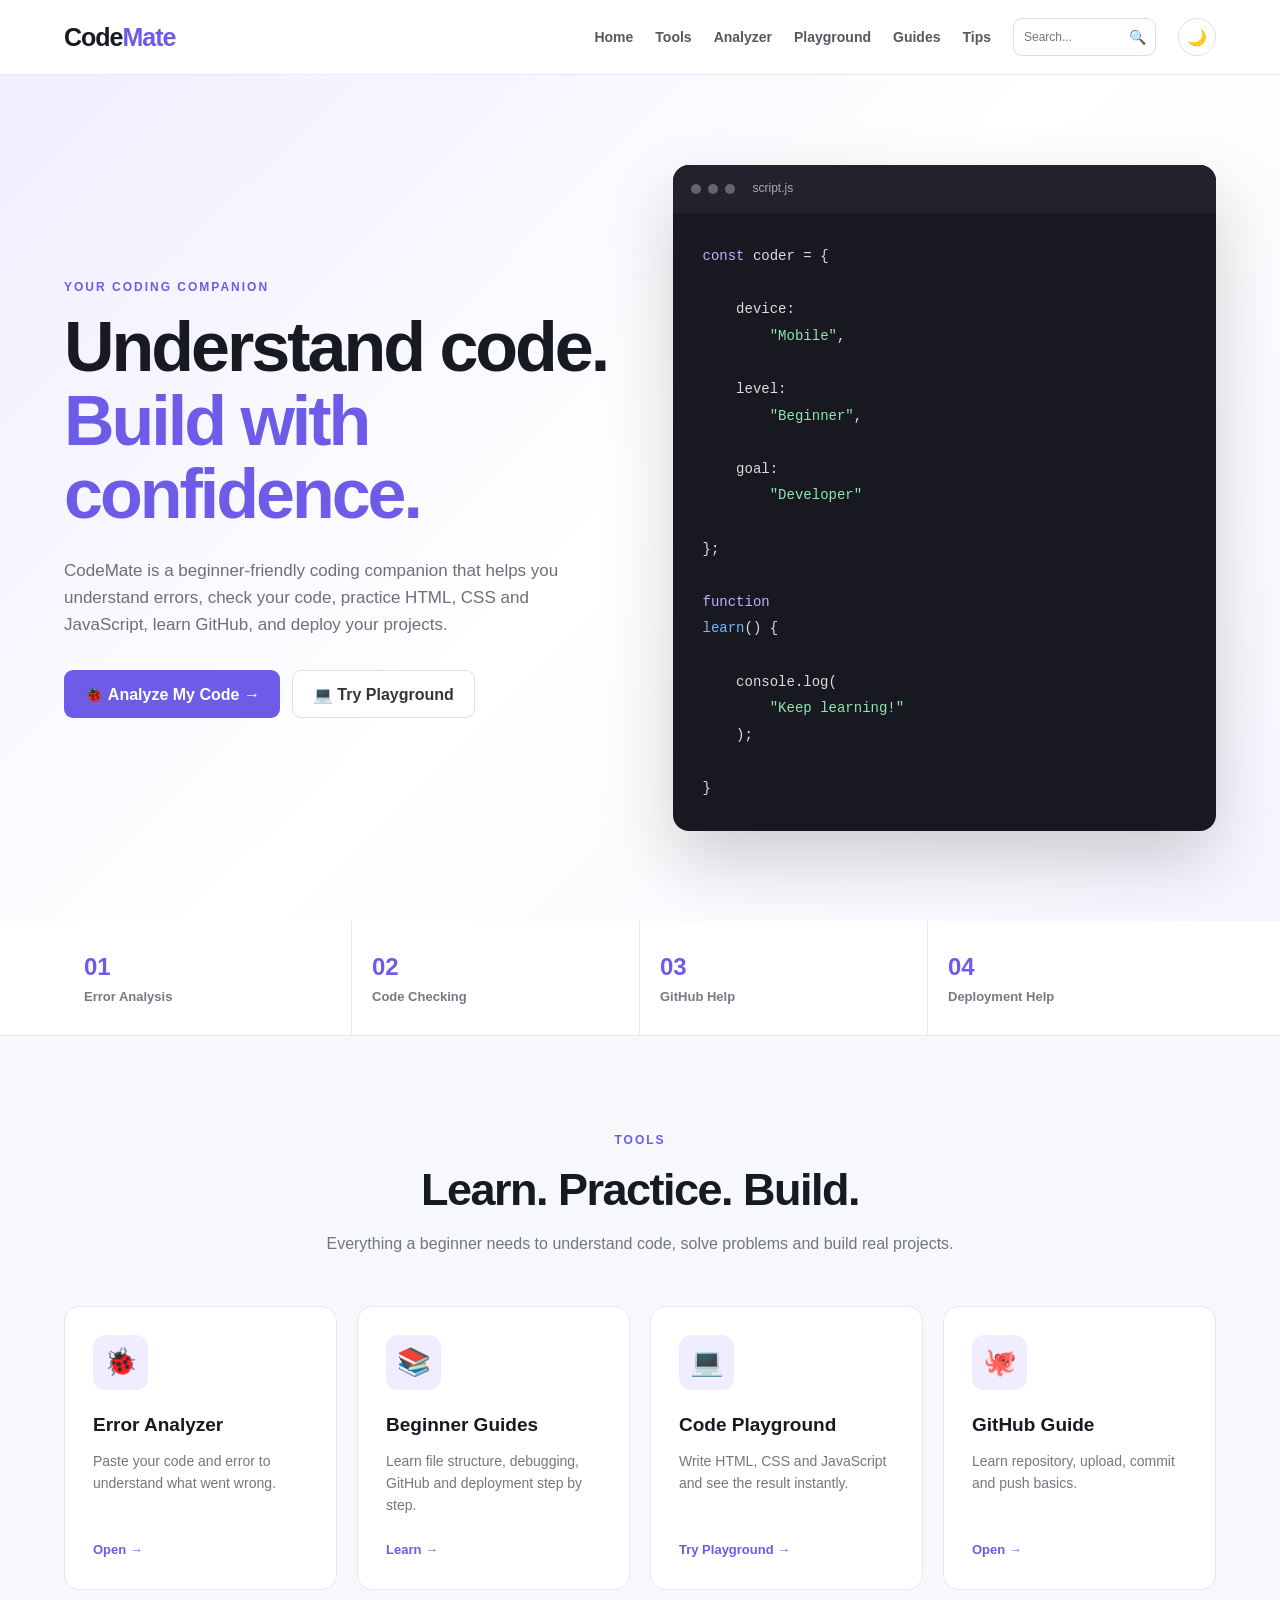
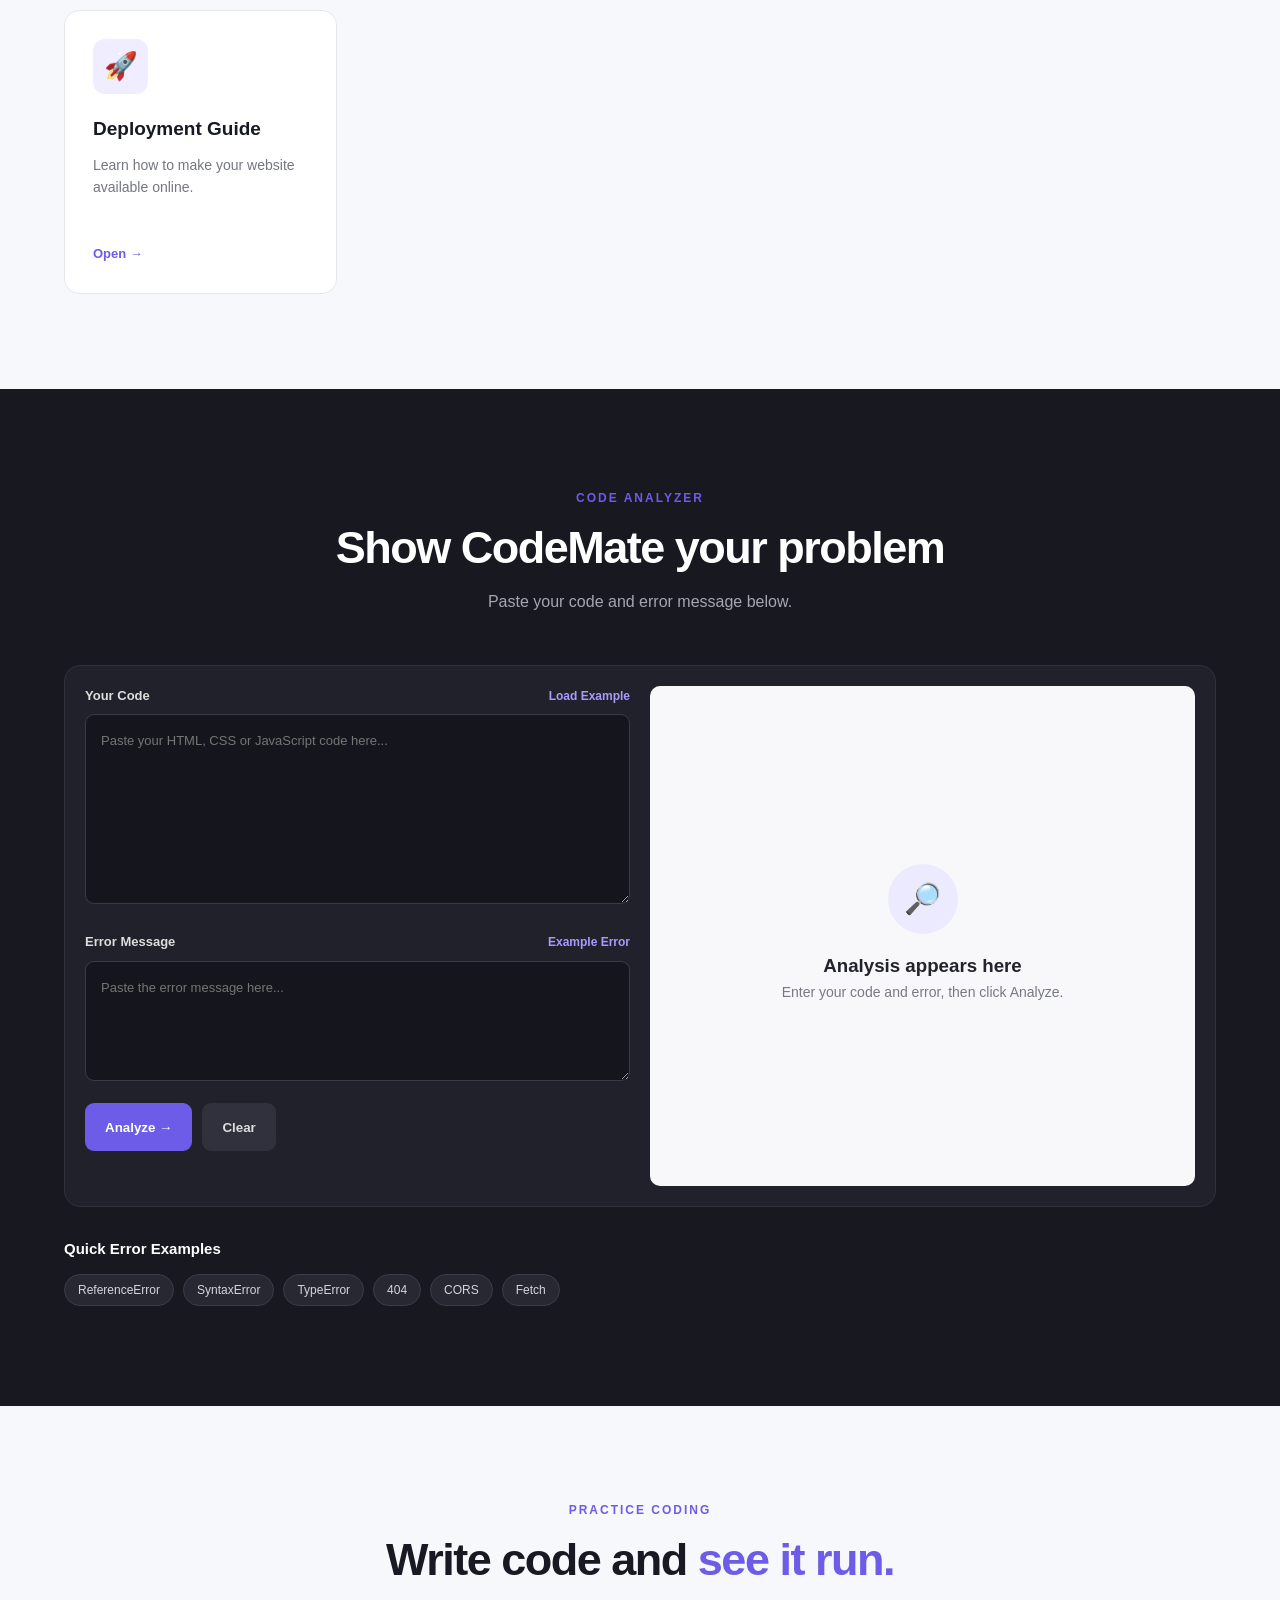
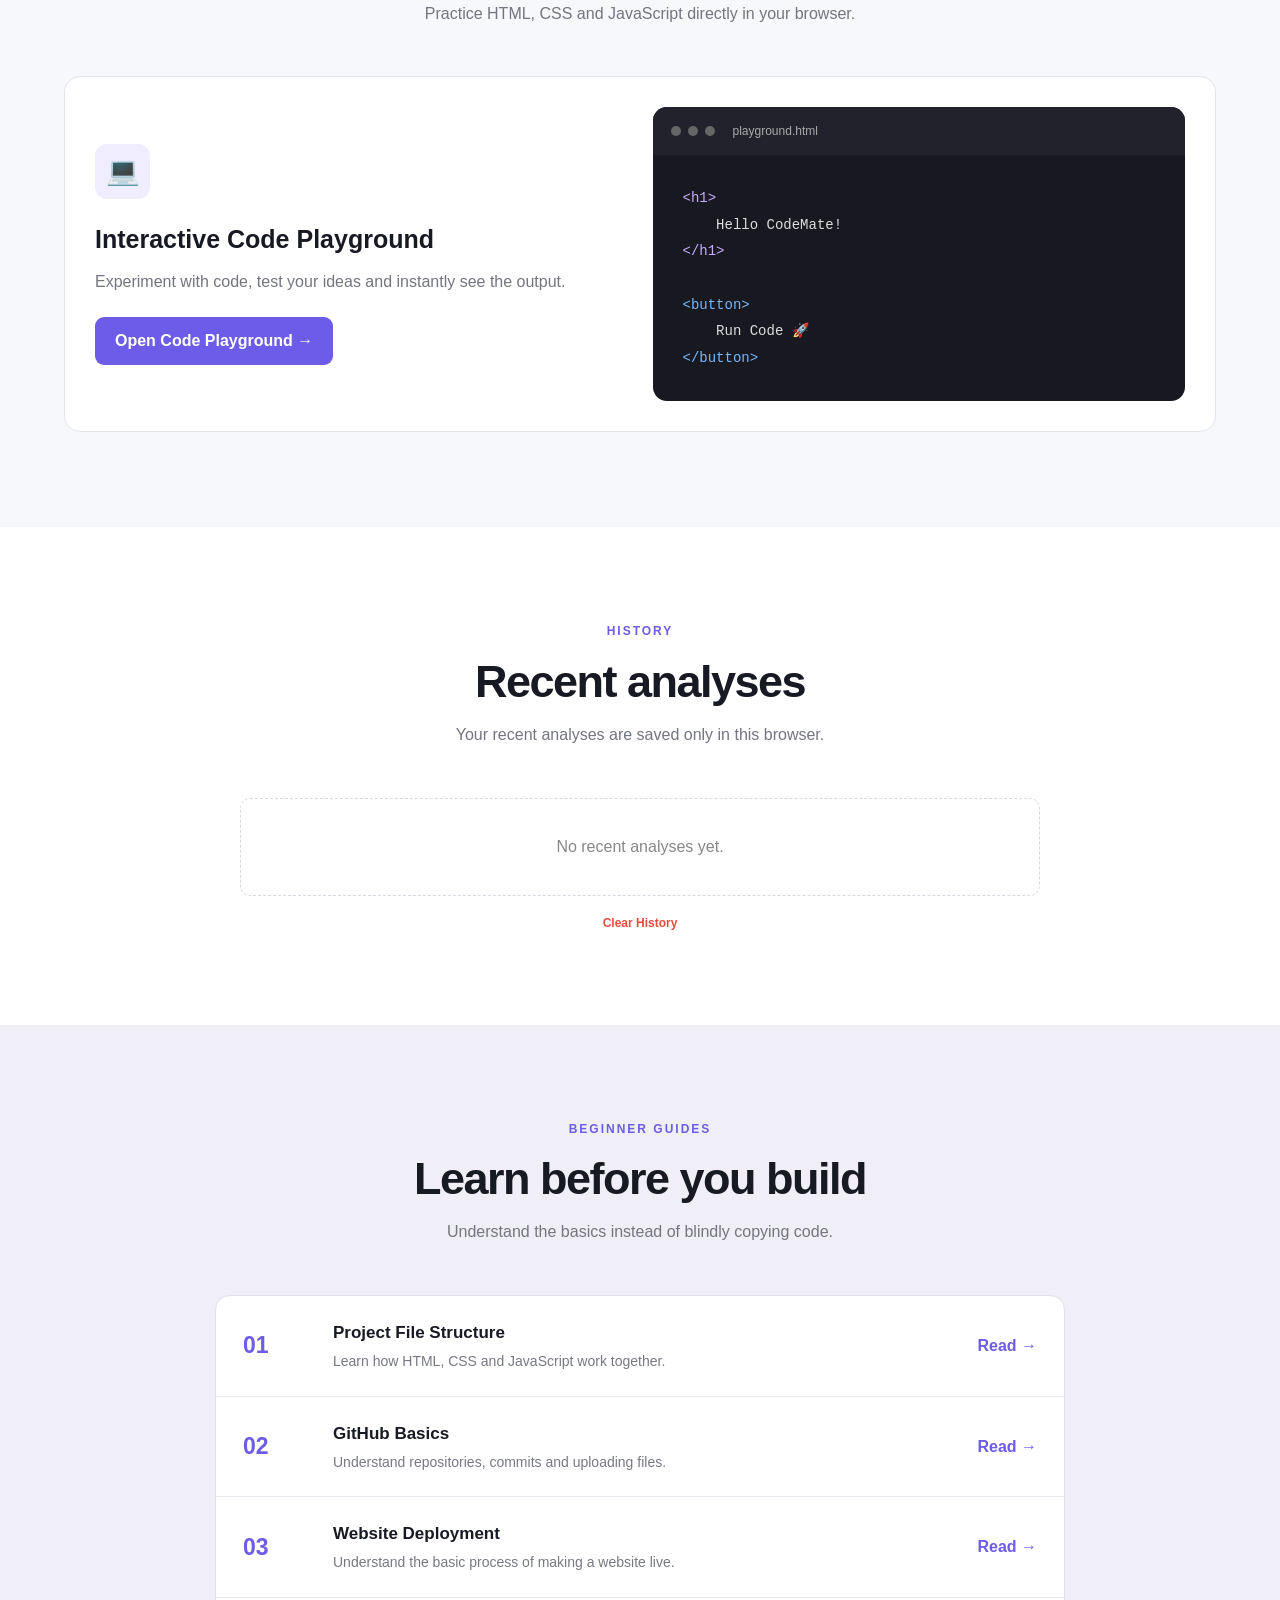
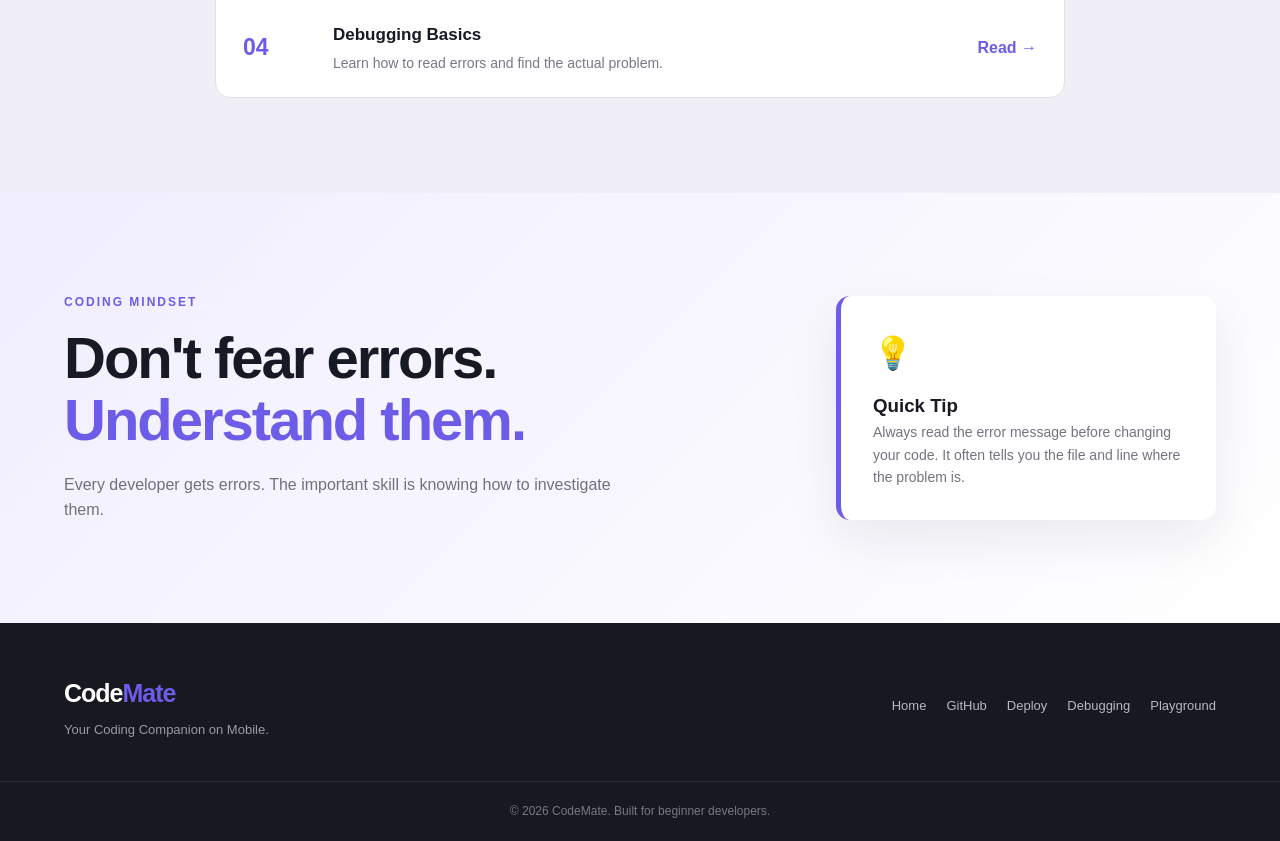
<file: index.html>
<!DOCTYPE html>
<html lang="en">

<head>

    <meta charset="UTF-8">

    <meta
        name="viewport"
        content="width=device-width, initial-scale=1.0"
    >

    <meta
        name="description"
        content="CodeMate - Your beginner-friendly coding companion."
    >

    <meta
        name="theme-color"
        content="#6c5ce7"
    >

    <title>CodeMate | Coding Companion</title>

    <link rel="stylesheet" href="style.css">

</head>


<body>


<!-- ================= HEADER ================= -->

<header class="header">

    <div class="container nav-container">

        <a
            href="index.html"
            class="logo"
        >
            Code<span>Mate</span>
        </a>


        <button
            class="menu-btn"
            id="menuBtn"
            type="button"
            aria-label="Open menu"
            aria-expanded="false"
        >
            ☰
        </button>


        <nav
            class="navbar"
            id="navbar"
        >

            <a href="#home">Home</a>

            <a href="#tools">Tools</a>

            <a href="#analyzer">Analyzer</a>

            <a href="#playground">Playground</a>

            <a href="#guides">Guides</a>

            <a href="#tips">Tips</a>


            <div class="search-box">

                <input
                    type="search"
                    id="searchInput"
                    placeholder="Search..."
                    autocomplete="off"
                    aria-label="Search CodeMate"
                >

                <button
                    id="searchBtn"
                    type="button"
                    aria-label="Search"
                >
                    🔍
                </button>

            </div>


            <button
                class="theme-btn"
                id="themeBtn"
                type="button"
                aria-label="Switch to dark mode"
            >
                🌙
            </button>

        </nav>

    </div>

</header>



<!-- ================= MAIN ================= -->

<main>


<!-- ================= HERO ================= -->

<section
    class="hero"
    id="home"
>

    <div class="container hero-container">


        <div class="hero-content">

            <p class="eyebrow">
                YOUR CODING COMPANION
            </p>


            <h1>
    Understand code.
    <span>Build with confidence.</span>
</h1>


<p class="hero-description">

    CodeMate is a beginner-friendly coding companion
    that helps you understand errors, check your code,
    practice HTML, CSS and JavaScript, learn GitHub,
    and deploy your projects.

</p>

            <div class="hero-buttons">

    <a
        href="#analyzer"
        class="primary-btn"
    >
        🐞 Analyze My Code →
    </a>


    <a
        href="playground.html"
        class="secondary-btn"
    >
        💻 Try Playground
    </a>

</div>
        </div>



        <!-- CODE WINDOW -->

        <div class="hero-code">

            <div class="window-top">

                <div class="window-dots">

                    <span></span>
                    <span></span>
                    <span></span>

                </div>

                <span>
                    script.js
                </span>

            </div>


<pre><code><span class="purple">const</span> coder = {

    device:
        <span class="green">"Mobile"</span>,

    level:
        <span class="green">"Beginner"</span>,

    goal:
        <span class="green">"Developer"</span>

};

<span class="purple">function</span>
<span class="blue">learn</span>() {

    console.log(
        <span class="green">"Keep learning!"</span>
    );

}</code></pre>

        </div>

    </div>

</section>



<!-- ================= STATS ================= -->

<section class="stats">

    <div class="container stats-container">

        <div class="stat">

            <strong>01</strong>

            <span>
                Error Analysis
            </span>

        </div>


        <div class="stat">

            <strong>02</strong>

            <span>
                Code Checking
            </span>

        </div>


        <div class="stat">

            <strong>03</strong>

            <span>
                GitHub Help
            </span>

        </div>


        <div class="stat">

            <strong>04</strong>

            <span>
                Deployment Help
            </span>

        </div>

    </div>

</section>



<!-- ================= TOOLS ================= -->

<section
    class="section"
    id="tools"
>

    <div class="container">


        <div class="section-heading">

            <p class="eyebrow">
                TOOLS
            </p>

            <h2>
    Learn. Practice. Build.
</h2>

<p>
    Everything a beginner needs to understand
    code, solve problems and build real projects.
</p>

        </div>



        <div class="tool-grid">


            <!-- ERROR -->

            <article class="tool-card">

                <div class="tool-icon">
                    🐞
                </div>

                <h3>
                    Error Analyzer
                </h3>

                <p>
                    Paste your code and error to
                    understand what went wrong.
                </p>

                <a href="#analyzer">
                    Open →
                </a>

            </article>



            <!-- CODE -->
<!-- LEARN -->

<article class="tool-card">

    <div class="tool-icon">
        📚
    </div>

    <h3>
        Beginner Guides
    </h3>

    <p>
        Learn file structure, debugging,
        GitHub and deployment step by step.
    </p>

    <a href="#guides">
        Learn →
    </a>

</article>
           



            <!-- PLAYGROUND -->

            <article class="tool-card">

                <div class="tool-icon">
                    💻
                </div>

                <h3>
                    Code Playground
                </h3>

                <p>
                    Write HTML, CSS and JavaScript
                    and see the result instantly.
                </p>

                <a href="playground.html">
                    Try Playground →
                </a>

            </article>



            <!-- GITHUB -->

            <article class="tool-card">

                <div class="tool-icon">
                    🐙
                </div>

                <h3>
                    GitHub Guide
                </h3>

                <p>
                    Learn repository, upload,
                    commit and push basics.
                </p>

                <a href="github-guide.html">
                    Open →
                </a>

            </article>



            <!-- DEPLOYMENT -->

            <article class="tool-card">

                <div class="tool-icon">
                    🚀
                </div>

                <h3>
                    Deployment Guide
                </h3>

                <p>
                    Learn how to make your
                    website available online.
                </p>

                <a href="deployment-guide.html">
                    Open →
                </a>

            </article>


        </div>

    </div>

</section>



<!-- ================= ANALYZER ================= -->

<section
    class="analyzer-section"
    id="analyzer"
>

    <div class="container">


        <div class="section-heading light">

            <p class="eyebrow">
                CODE ANALYZER
            </p>

            <h2>
                Show CodeMate your problem
            </h2>

            <p>
                Paste your code and error message below.
            </p>

        </div>



        <div class="analyzer-box">


            <!-- INPUT -->

            <div class="analyzer-input">


                <div class="input-header">

                    <label for="codeInput">
                        Your Code
                    </label>

                    <button
                        type="button"
                        id="loadExampleBtn"
                    >
                        Load Example
                    </button>

                </div>


                <textarea
                    id="codeInput"
                    placeholder="Paste your HTML, CSS or JavaScript code here..."
                    spellcheck="false"
                ></textarea>



                <div class="input-header error-label">

                    <label for="errorInput">
                        Error Message
                    </label>

                    <button
                        type="button"
                        id="errorExampleBtn"
                    >
                        Example Error
                    </button>

                </div>


                <textarea
                    id="errorInput"
                    class="error-input"
                    placeholder="Paste the error message here..."
                    spellcheck="false"
                ></textarea>



                <div class="analyzer-buttons">

                    <button
                        class="primary-btn"
                        id="analyzeBtn"
                        type="button"
                    >
                        Analyze →
                    </button>


                    <button
                        class="clear-btn"
                        id="clearBtn"
                        type="button"
                    >
                        Clear
                    </button>

                </div>

            </div>



            <!-- RESULT -->

            <div
                class="result-area"
                id="resultArea"
            >

                <div class="empty-result">

                    <div class="empty-icon">
                        🔎
                    </div>

                    <h3>
                        Analysis appears here
                    </h3>

                    <p>
                        Enter your code and error,
                        then click Analyze.
                    </p>

                </div>

            </div>

        </div>



        <!-- QUICK ERRORS -->

        <div class="quick-errors">

            <h3>
                Quick Error Examples
            </h3>


            <div class="chips">

                <button
                    type="button"
                    data-error="reference"
                >
                    ReferenceError
                </button>


                <button
                    type="button"
                    data-error="syntax"
                >
                    SyntaxError
                </button>


                <button
                    type="button"
                    data-error="type"
                >
                    TypeError
                </button>


                <button
                    type="button"
                    data-error="404"
                >
                    404
                </button>


                <button
                    type="button"
                    data-error="cors"
                >
                    CORS
                </button>


                <button
                    type="button"
                    data-error="fetch"
                >
                    Fetch
                </button>

            </div>

        </div>

    </div>

</section>



<!-- ================= CODE PLAYGROUND ================= -->

<section
    class="section playground-preview"
    id="playground"
>

    <div class="container">


        <div class="section-heading">

            <p class="eyebrow">
                PRACTICE CODING
            </p>

            <h2>
                Write code and
                <span>see it run.</span>
            </h2>

            <p>
                Practice HTML, CSS and JavaScript
                directly in your browser.
            </p>

        </div>


        <div class="playground-preview-box">

            <div class="playground-preview-content">

                <div class="tool-icon">
                    💻
                </div>

                <h3>
                    Interactive Code Playground
                </h3>

                <p>
                    Experiment with code, test your ideas
                    and instantly see the output.
                </p>

                <a
                    href="playground.html"
                    class="primary-btn"
                >
                    Open Code Playground →
                </a>

            </div>


            <div class="mini-code-window">

                <div class="window-top">

                    <div class="window-dots">

                        <span></span>
                        <span></span>
                        <span></span>

                    </div>

                    <span>
                        playground.html
                    </span>

                </div>


<pre><code><span class="purple">&lt;h1&gt;</span>
    Hello CodeMate!
<span class="purple">&lt;/h1&gt;</span>

<span class="blue">&lt;button&gt;</span>
    Run Code 🚀
<span class="blue">&lt;/button&gt;</span></code></pre>

            </div>

        </div>

    </div>

</section>



<!-- ================= HISTORY ================= -->

<section class="section history-section">

    <div class="container">


        <div class="section-heading">

            <p class="eyebrow">
                HISTORY
            </p>

            <h2>
                Recent analyses
            </h2>

            <p>
                Your recent analyses are saved only
                in this browser.
            </p>

        </div>


        <div
            class="history-list"
            id="historyList"
        >
        </div>


        <button
            class="history-clear"
            id="clearHistory"
            type="button"
        >
            Clear History
        </button>

    </div>

</section>



<!-- ================= GUIDES ================= -->

<section
    class="section guides-section"
    id="guides"
>

    <div class="container">


        <div class="section-heading">

            <p class="eyebrow">
                BEGINNER GUIDES
            </p>

            <h2>
                Learn before you build
            </h2>

            <p>
                Understand the basics instead of
                blindly copying code.
            </p>

        </div>



        <div class="guide-list">


            <!-- FILE -->

            <article class="guide-item">

                <div class="guide-number">
                    01
                </div>


                <div class="guide-content">

                    <h3>
                        Project File Structure
                    </h3>

                    <p>
                        Learn how HTML, CSS and
                        JavaScript work together.
                    </p>

                </div>


                <a
                    href="file-guide.html"
                    class="guide-link"
                >
                    Read →
                </a>

            </article>



            <!-- GITHUB -->

            <article class="guide-item">

                <div class="guide-number">
                    02
                </div>


                <div class="guide-content">

                    <h3>
                        GitHub Basics
                    </h3>

                    <p>
                        Understand repositories,
                        commits and uploading files.
                    </p>

                </div>


                <a
                    href="github-guide.html"
                    class="guide-link"
                >
                    Read →
                </a>

            </article>



            <!-- DEPLOYMENT -->

            <article class="guide-item">

                <div class="guide-number">
                    03
                </div>


                <div class="guide-content">

                    <h3>
                        Website Deployment
                    </h3>

                    <p>
                        Understand the basic process
                        of making a website live.
                    </p>

                </div>


                <a
                    href="deployment-guide.html"
                    class="guide-link"
                >
                    Read →
                </a>

            </article>



            <!-- DEBUGGING -->

            <article class="guide-item">

                <div class="guide-number">
                    04
                </div>


                <div class="guide-content">

                    <h3>
                        Debugging Basics
                    </h3>

                    <p>
                        Learn how to read errors and
                        find the actual problem.
                    </p>

                </div>


                <a
                    href="debugging-guide.html"
                    class="guide-link"
                >
                    Read →
                </a>

            </article>


        </div>

    </div>

</section>



<!-- ================= TIPS ================= -->

<section
    class="tips-section"
    id="tips"
>

    <div class="container tips-container">


        <div>

            <p class="eyebrow">
                CODING MINDSET
            </p>


            <h2>
                Don't fear errors.
                <span>Understand them.</span>
            </h2>


            <p>
                Every developer gets errors.
                The important skill is knowing
                how to investigate them.
            </p>

        </div>



        <div class="tip-card">

            <div class="tip-icon">
                💡
            </div>


            <h3>
                Quick Tip
            </h3>


            <p>
                Always read the error message
                before changing your code.
                It often tells you the file and
                line where the problem is.
            </p>

        </div>

    </div>

</section>


</main>



<!-- ================= FOOTER ================= -->

<footer>

    <div class="container footer-container">


        <div>

            <a
                href="index.html"
                class="logo footer-logo"
            >
                Code<span>Mate</span>
            </a>

            <p>
                Your Coding Companion on Mobile.
            </p>

        </div>


        <div class="footer-links">

            <a href="index.html">
                Home
            </a>

            <a href="github-guide.html">
                GitHub
            </a>

            <a href="deployment-guide.html">
                Deploy
            </a>

            <a href="debugging-guide.html">
                Debugging
            </a>

            <a href="playground.html">
                Playground
            </a>

        </div>

    </div>


    <div class="copyright">

        © 2026 CodeMate.
        Built for beginner developers.

    </div>

</footer>



<script src="script.js"></script>

</body>

</html>
</file>
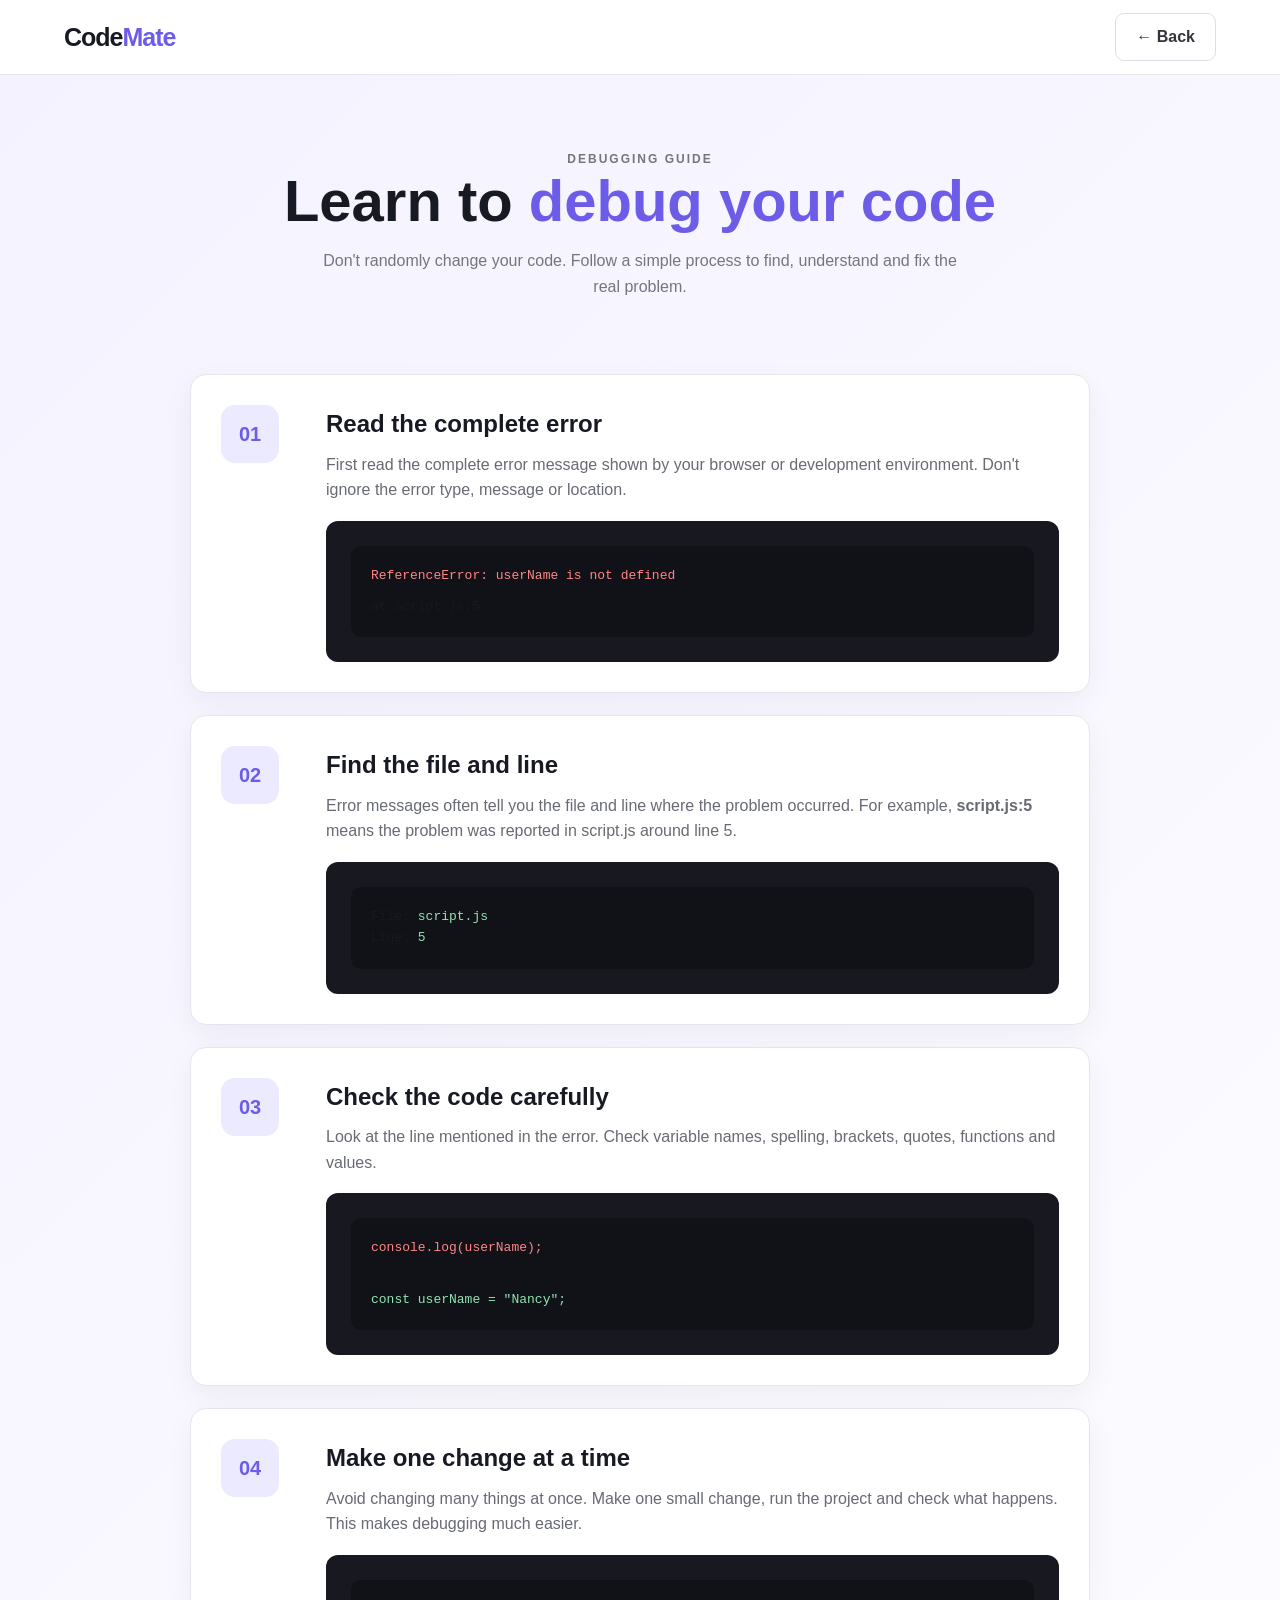
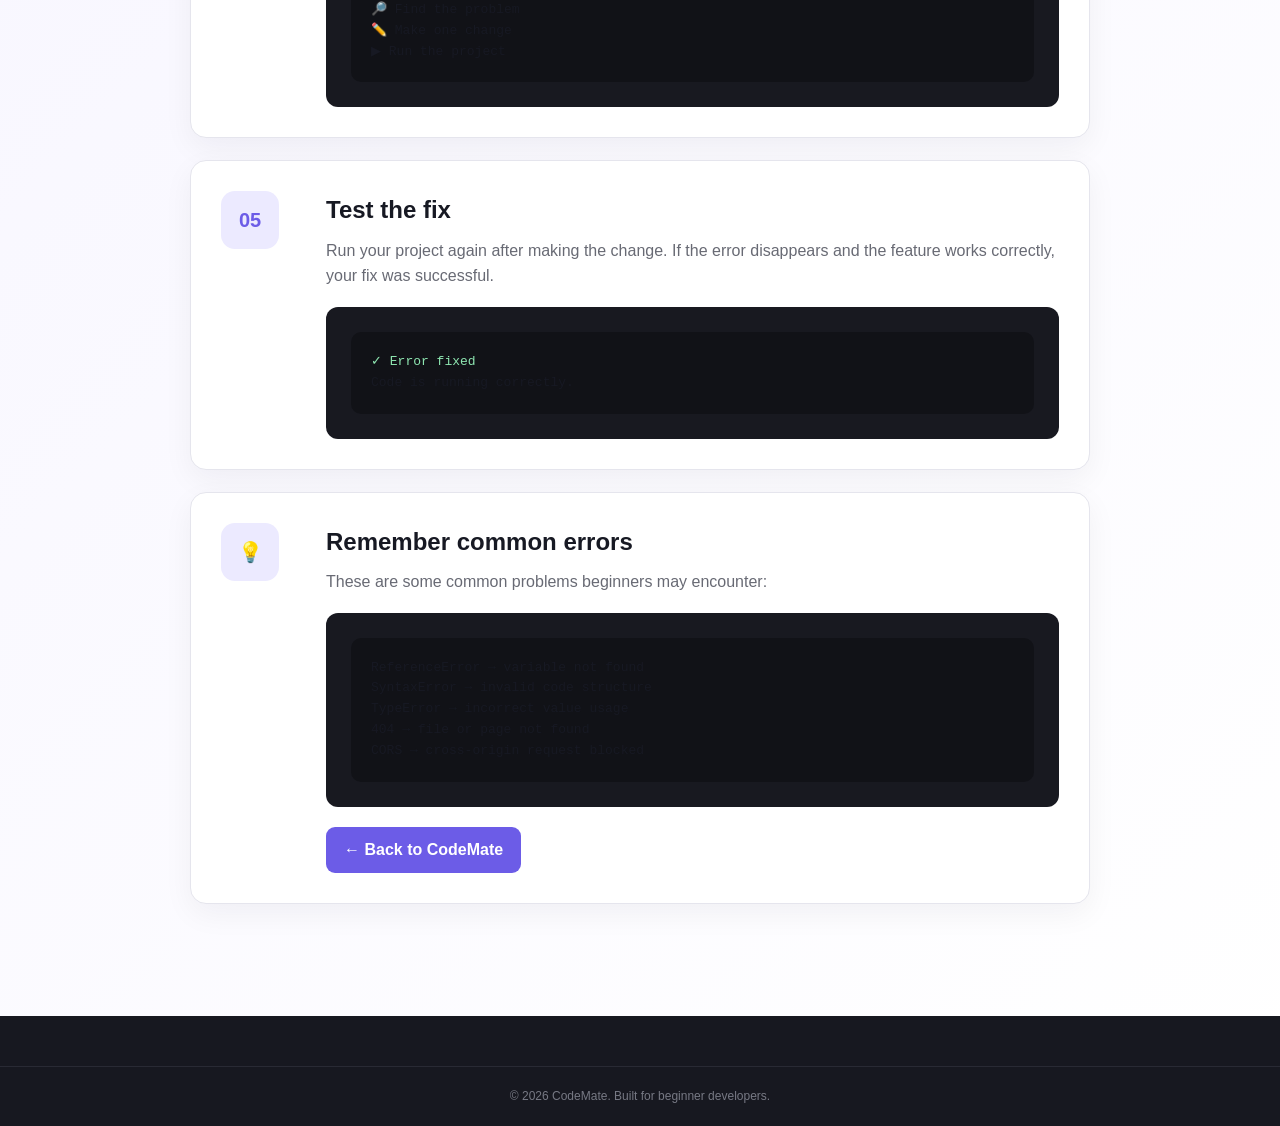
<file: debugging-guide.html>
<!DOCTYPE html><html lang="en"><head><meta charset="UTF-8">

<meta
    name="viewport"
    content="width=device-width, initial-scale=1.0"
>

<meta
    name="description"
    content="Beginner-friendly debugging guide by CodeMate"
>

<title>
    Debugging Guide | CodeMate
</title>

<link
    rel="stylesheet"
    href="style.css"
>

</head><body class="guide-page"><!-- ================= HEADER ================= --><header class="header"><div class="container nav-container">

    <a
        href="index.html"
        class="logo"
    >
        Code<span>Mate</span>
    </a>


    <a
        href="index.html"
        class="secondary-btn"
    >
        ← Back
    </a>

</div>

</header><!-- ================= HERO ================= --><section class="guide-hero"><div class="container">

    <p class="eyebrow">
        DEBUGGING GUIDE
    </p>


    <h1>

        Learn to

        <span>
            debug your code
        </span>

    </h1>


    <p>

        Don't randomly change your code.
        Follow a simple process to find,
        understand and fix the real problem.

    </p>

</div>

</section><!-- ================= GUIDE ================= --><main class="guide-main"><div class="container guide-container">


    <!-- STEP 1 -->

    <article class="guide-step">

        <div class="step-number">
            01
        </div>


        <div>

            <h2>
                Read the complete error
            </h2>


            <p>

                First read the complete error
                message shown by your browser
                or development environment.

                Don't ignore the error type,
                message or location.

            </p>


            <div class="diagram">

                <div class="debug-console">

                    <div class="error-line">

                        ReferenceError:
                        userName is not defined

                    </div>


                    <div>

                        at script.js:5

                    </div>

                </div>

            </div>

        </div>

    </article>



    <!-- STEP 2 -->

    <article class="guide-step">

        <div class="step-number">
            02
        </div>


        <div>

            <h2>
                Find the file and line
            </h2>


            <p>

                Error messages often tell you
                the file and line where the
                problem occurred.

                For example,
                <strong>
                    script.js:5
                </strong>
                means the problem was reported
                in script.js around line 5.

            </p>


            <div class="diagram">

                <div class="debug-console">

                    <div>

                        File:

                        <span class="fix-line">
                            script.js
                        </span>

                    </div>


                    <div>

                        Line:

                        <span class="fix-line">
                            5
                        </span>

                    </div>

                </div>

            </div>

        </div>

    </article>



    <!-- STEP 3 -->

    <article class="guide-step">

        <div class="step-number">
            03
        </div>


        <div>

            <h2>
                Check the code carefully
            </h2>


            <p>

                Look at the line mentioned in
                the error.

                Check variable names,
                spelling, brackets, quotes,
                functions and values.

            </p>


            <div class="diagram">

                <div class="debug-console">

                    <div class="error-line">

                        console.log(userName);

                    </div>


                    <br>


                    <div class="fix-line">

                        const userName = "Nancy";

                    </div>

                </div>

            </div>

        </div>

    </article>



    <!-- STEP 4 -->

    <article class="guide-step">

        <div class="step-number">
            04
        </div>


        <div>

            <h2>
                Make one change at a time
            </h2>


            <p>

                Avoid changing many things
                at once.

                Make one small change,
                run the project and check
                what happens.

                This makes debugging much easier.

            </p>


            <div class="diagram">

                <div class="debug-console">

                    <div>
                        🔎 Find the problem
                    </div>


                    <div>
                        ✏️ Make one change
                    </div>


                    <div>
                        ▶ Run the project
                    </div>

                </div>

            </div>

        </div>

    </article>



    <!-- STEP 5 -->

    <article class="guide-step">

        <div class="step-number">
            05
        </div>


        <div>

            <h2>
                Test the fix
            </h2>


            <p>

                Run your project again after
                making the change.

                If the error disappears and
                the feature works correctly,
                your fix was successful.

            </p>


            <div class="diagram">

                <div class="debug-console">

                    <div class="fix-line">

                        ✓ Error fixed

                    </div>


                    <div>

                        Code is running correctly.

                    </div>

                </div>

            </div>

        </div>

    </article>



    <!-- COMMON ERRORS -->

    <article class="guide-step">

        <div class="step-number">
            💡
        </div>


        <div>

            <h2>
                Remember common errors
            </h2>


            <p>

                These are some common problems
                beginners may encounter:

            </p>


            <div class="diagram">

                <div class="debug-console">

                    <div>
                        ReferenceError → variable not found
                    </div>


                    <div>
                        SyntaxError → invalid code structure
                    </div>


                    <div>
                        TypeError → incorrect value usage
                    </div>


                    <div>
                        404 → file or page not found
                    </div>


                    <div>
                        CORS → cross-origin request blocked
                    </div>

                </div>

            </div>


            <a
                href="index.html"
                class="back-btn"
            >
                ← Back to CodeMate
            </a>

        </div>

    </article>


</div>

</main><!-- ================= FOOTER ================= --><footer><div class="copyright">

    © 2026 CodeMate.
    Built for beginner developers.

</div>

</footer></body></html>
</file>
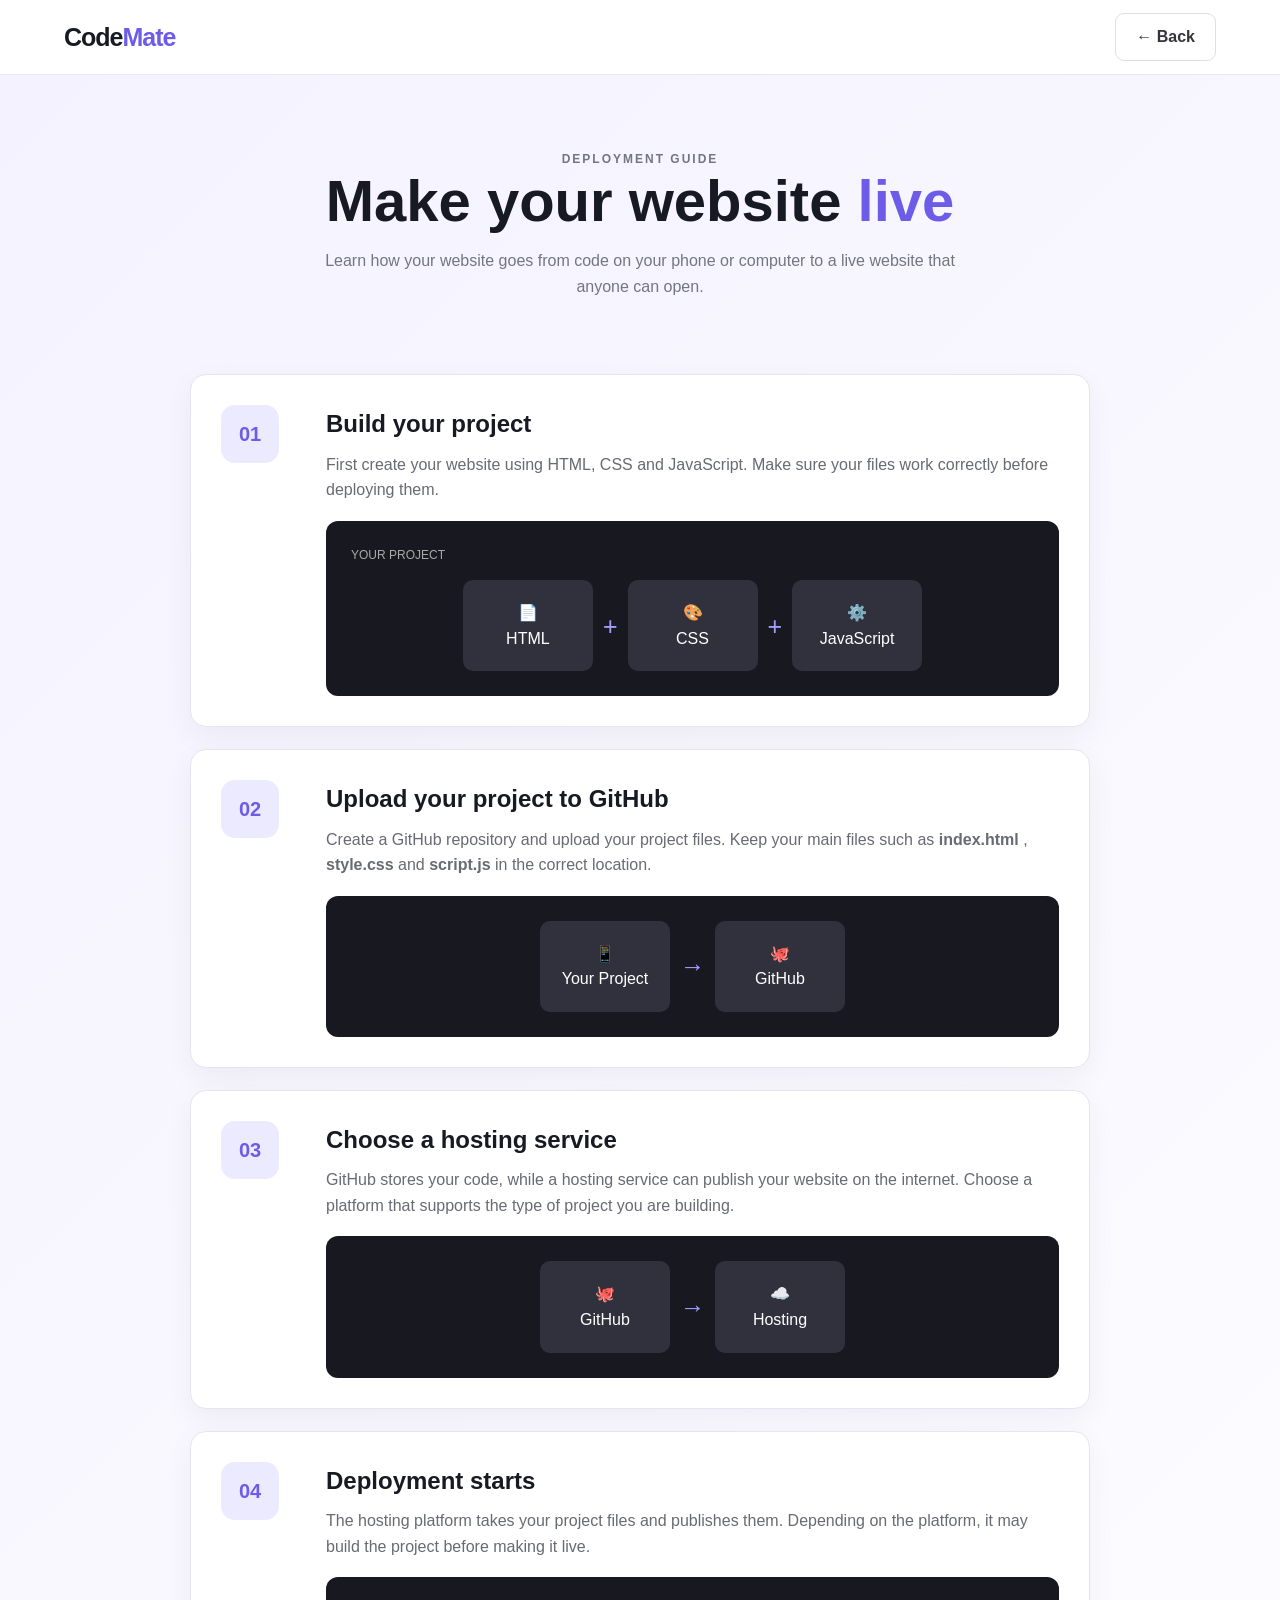
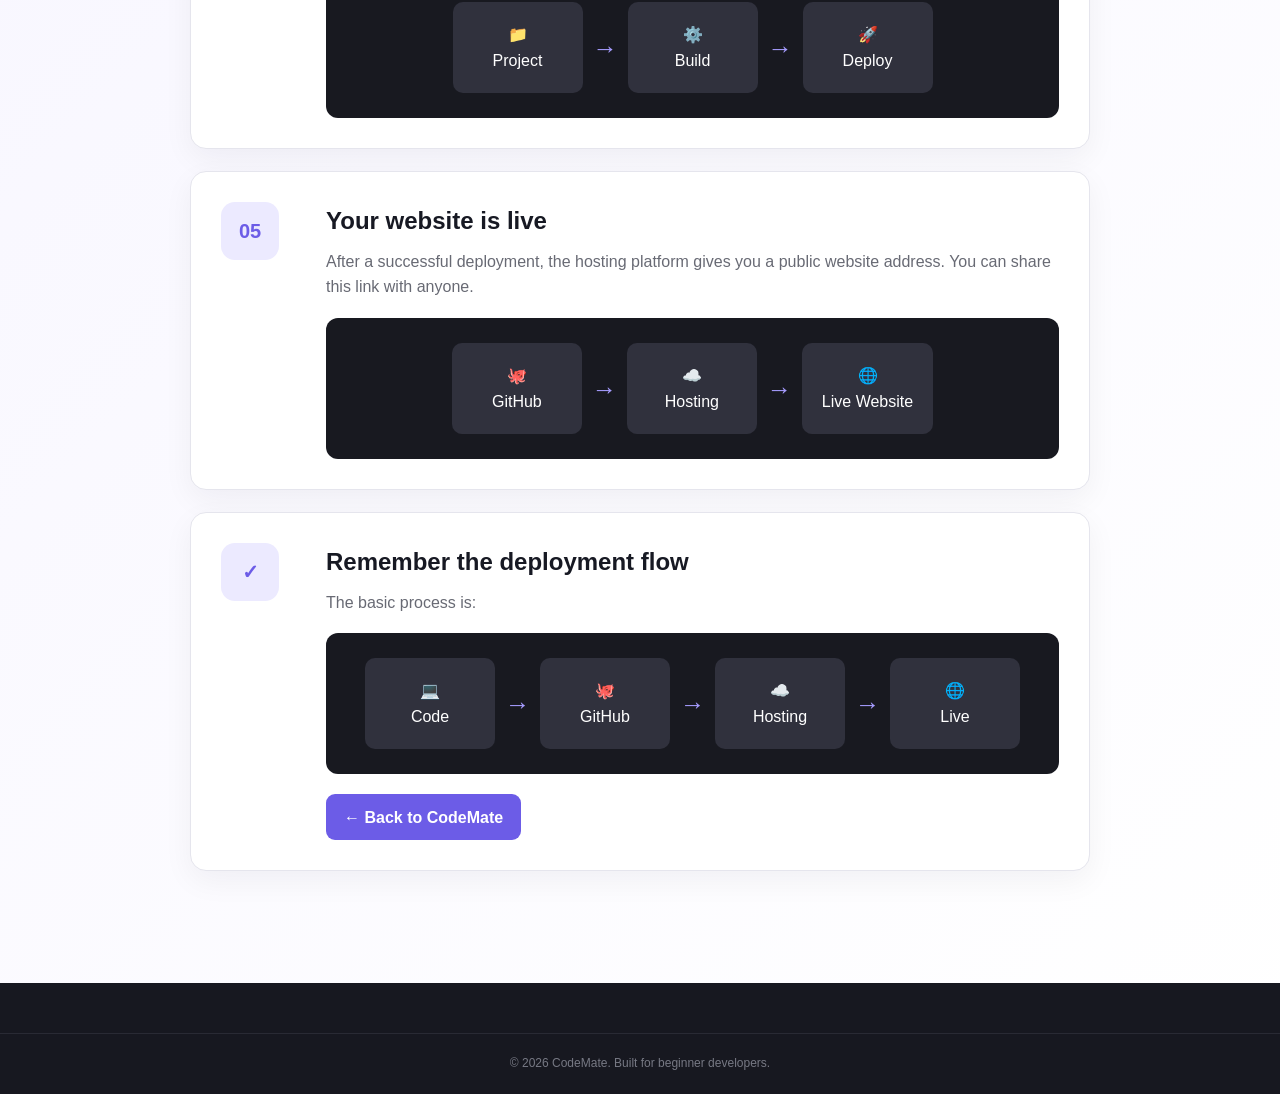
<file: deployment-guide.html>
<!DOCTYPE html><html lang="en"><head><meta charset="UTF-8">

<meta
    name="viewport"
    content="width=device-width, initial-scale=1.0"
>

<meta
    name="description"
    content="Beginner-friendly website deployment guide by CodeMate"
>

<title>
    Deployment Guide | CodeMate
</title>

<link
    rel="stylesheet"
    href="style.css"
>

</head><body class="guide-page"><!-- ================= HEADER ================= --><header class="header"><div class="container nav-container">

    <a
        href="index.html"
        class="logo"
    >
        Code<span>Mate</span>
    </a>


    <a
        href="index.html"
        class="secondary-btn"
    >
        ← Back
    </a>

</div>

</header><!-- ================= HERO ================= --><section class="guide-hero"><div class="container">

    <p class="eyebrow">
        DEPLOYMENT GUIDE
    </p>


    <h1>

        Make your website

        <span>
            live
        </span>

    </h1>


    <p>

        Learn how your website goes from
        code on your phone or computer to
        a live website that anyone can open.

    </p>

</div>

</section><!-- ================= GUIDE ================= --><main class="guide-main"><div class="container guide-container">


    <!-- STEP 1 -->

    <article class="guide-step">

        <div class="step-number">
            01
        </div>


        <div>

            <h2>
                Build your project
            </h2>


            <p>

                First create your website using
                HTML, CSS and JavaScript.

                Make sure your files work correctly
                before deploying them.

            </p>


            <div class="diagram">

                <div class="diagram-title">
                    YOUR PROJECT
                </div>


                <div class="deploy-flow">

                    <div class="deploy-box">

                        📄
                        <br>
                        HTML

                    </div>


                    <div class="deploy-arrow">
                        +
                    </div>


                    <div class="deploy-box">

                        🎨
                        <br>
                        CSS

                    </div>


                    <div class="deploy-arrow">
                        +
                    </div>


                    <div class="deploy-box">

                        ⚙️
                        <br>
                        JavaScript

                    </div>

                </div>

            </div>

        </div>

    </article>



    <!-- STEP 2 -->

    <article class="guide-step">

        <div class="step-number">
            02
        </div>


        <div>

            <h2>
                Upload your project to GitHub
            </h2>


            <p>

                Create a GitHub repository and
                upload your project files.

                Keep your main files such as
                <strong>
                    index.html
                </strong>,
                <strong>
                    style.css
                </strong>
                and
                <strong>
                    script.js
                </strong>
                in the correct location.

            </p>


            <div class="diagram">

                <div class="deploy-flow">

                    <div class="deploy-box">

                        📱
                        <br>
                        Your Project

                    </div>


                    <div class="deploy-arrow">
                        →
                    </div>


                    <div class="deploy-box">

                        🐙
                        <br>
                        GitHub

                    </div>

                </div>

            </div>

        </div>

    </article>



    <!-- STEP 3 -->

    <article class="guide-step">

        <div class="step-number">
            03
        </div>


        <div>

            <h2>
                Choose a hosting service
            </h2>


            <p>

                GitHub stores your code, while
                a hosting service can publish
                your website on the internet.

                Choose a platform that supports
                the type of project you are building.

            </p>


            <div class="diagram">

                <div class="deploy-flow">

                    <div class="deploy-box">

                        🐙
                        <br>
                        GitHub

                    </div>


                    <div class="deploy-arrow">
                        →
                    </div>


                    <div class="deploy-box">

                        ☁️
                        <br>
                        Hosting

                    </div>

                </div>

            </div>

        </div>

    </article>



    <!-- STEP 4 -->

    <article class="guide-step">

        <div class="step-number">
            04
        </div>


        <div>

            <h2>
                Deployment starts
            </h2>


            <p>

                The hosting platform takes your
                project files and publishes them.

                Depending on the platform, it may
                build the project before making it live.

            </p>


            <div class="diagram">

                <div class="deploy-flow">

                    <div class="deploy-box">

                        📁
                        <br>
                        Project

                    </div>


                    <div class="deploy-arrow">
                        →

                    </div>


                    <div class="deploy-box">

                        ⚙️
                        <br>
                        Build

                    </div>


                    <div class="deploy-arrow">
                        →

                    </div>


                    <div class="deploy-box">

                        🚀
                        <br>
                        Deploy

                    </div>

                </div>

            </div>

        </div>

    </article>



    <!-- STEP 5 -->

    <article class="guide-step">

        <div class="step-number">
            05
        </div>


        <div>

            <h2>
                Your website is live
            </h2>


            <p>

                After a successful deployment,
                the hosting platform gives you
                a public website address.

                You can share this link with
                anyone.

            </p>


            <div class="diagram">

                <div class="deploy-flow">

                    <div class="deploy-box">

                        🐙
                        <br>
                        GitHub

                    </div>


                    <div class="deploy-arrow">
                        →
                    </div>


                    <div class="deploy-box">

                        ☁️
                        <br>
                        Hosting

                    </div>


                    <div class="deploy-arrow">
                        →
                    </div>


                    <div class="deploy-box">

                        🌐
                        <br>
                        Live Website

                    </div>

                </div>

            </div>

        </div>

    </article>



    <!-- FINAL FLOW -->

    <article class="guide-step">

        <div class="step-number">
            ✓
        </div>


        <div>

            <h2>
                Remember the deployment flow
            </h2>


            <p>

                The basic process is:

            </p>


            <div class="diagram">

                <div class="deploy-flow">

                    <div class="deploy-box">

                        💻
                        <br>
                        Code

                    </div>


                    <div class="deploy-arrow">
                        →
                    </div>


                    <div class="deploy-box">

                        🐙
                        <br>
                        GitHub

                    </div>


                    <div class="deploy-arrow">
                        →
                    </div>


                    <div class="deploy-box">

                        ☁️
                        <br>
                        Hosting

                    </div>


                    <div class="deploy-arrow">
                        →
                    </div>


                    <div class="deploy-box">

                        🌐
                        <br>
                        Live

                    </div>

                </div>

            </div>


            <a
                href="index.html"
                class="back-btn"
            >
                ← Back to CodeMate
            </a>

        </div>

    </article>


</div>

</main><!-- ================= FOOTER ================= --><footer><div class="copyright">

    © 2026 CodeMate.
    Built for beginner developers.

</div>

</footer></body></html>
</file>
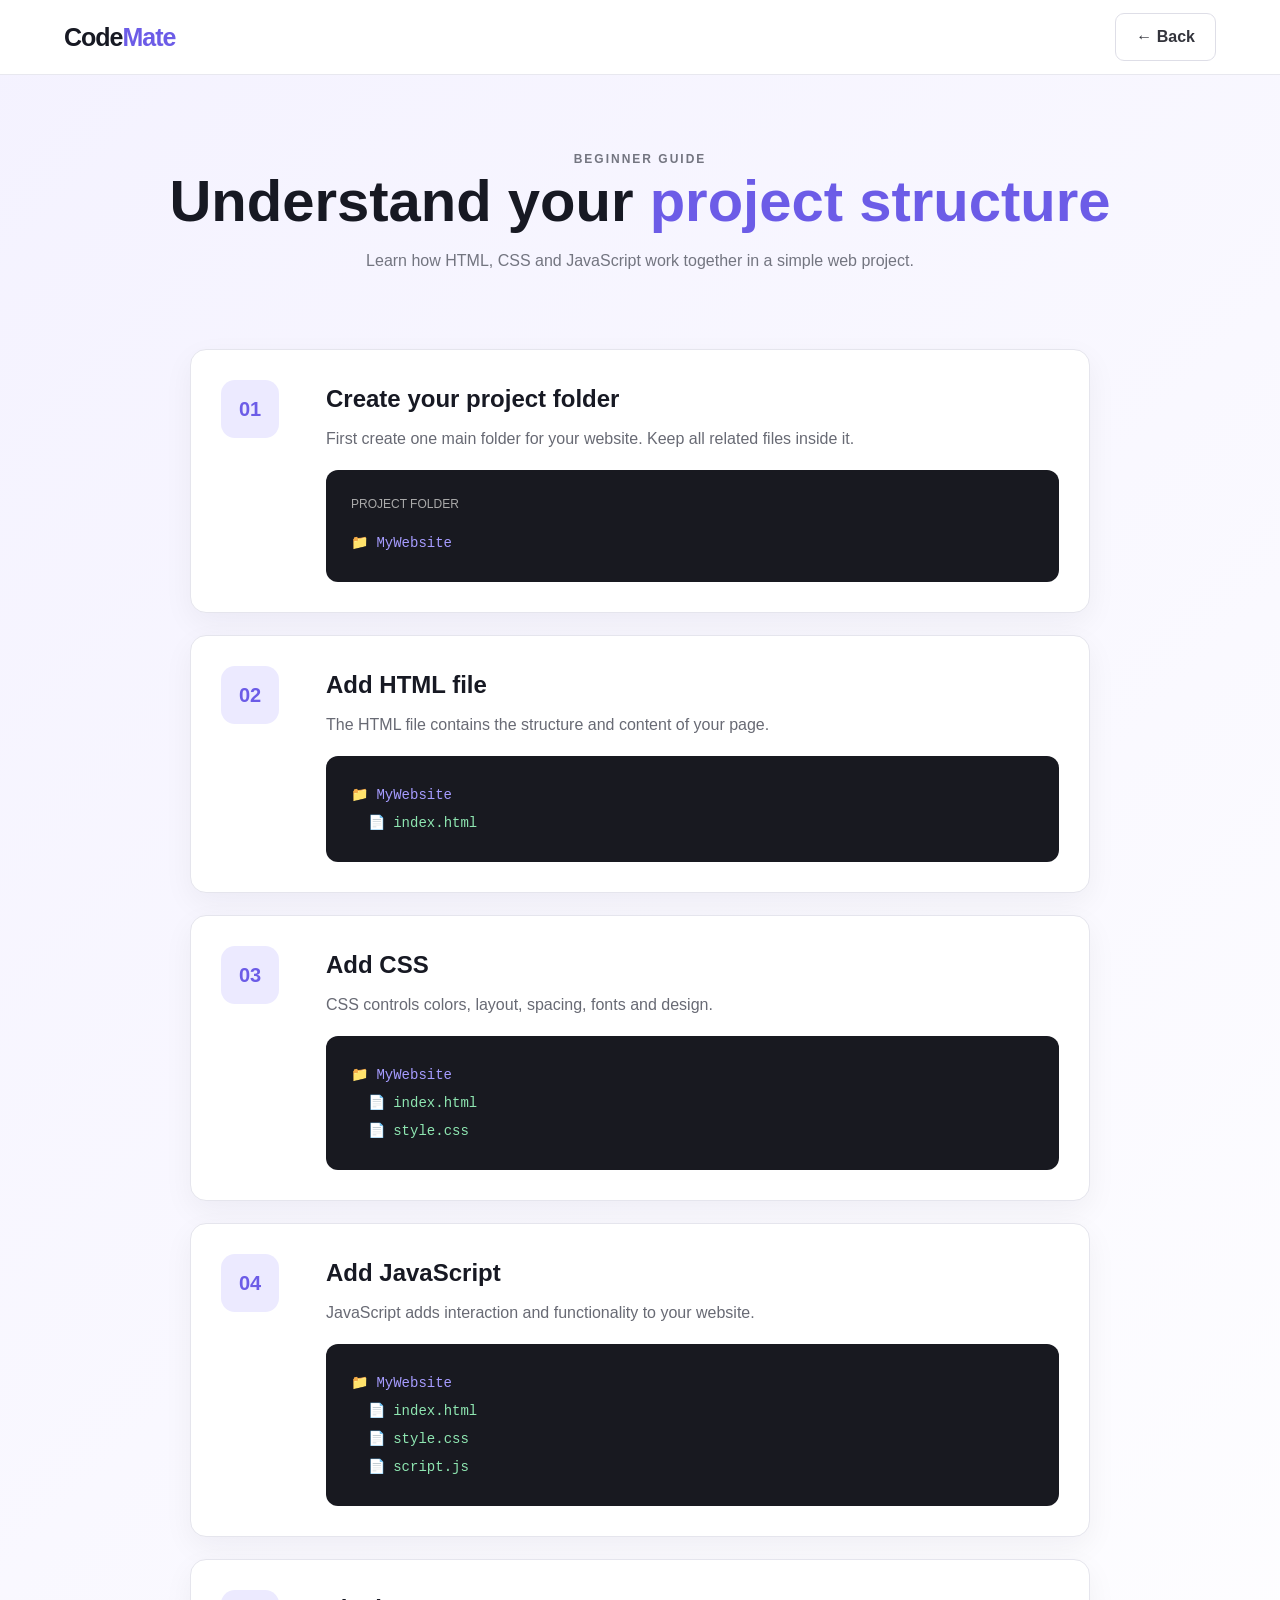
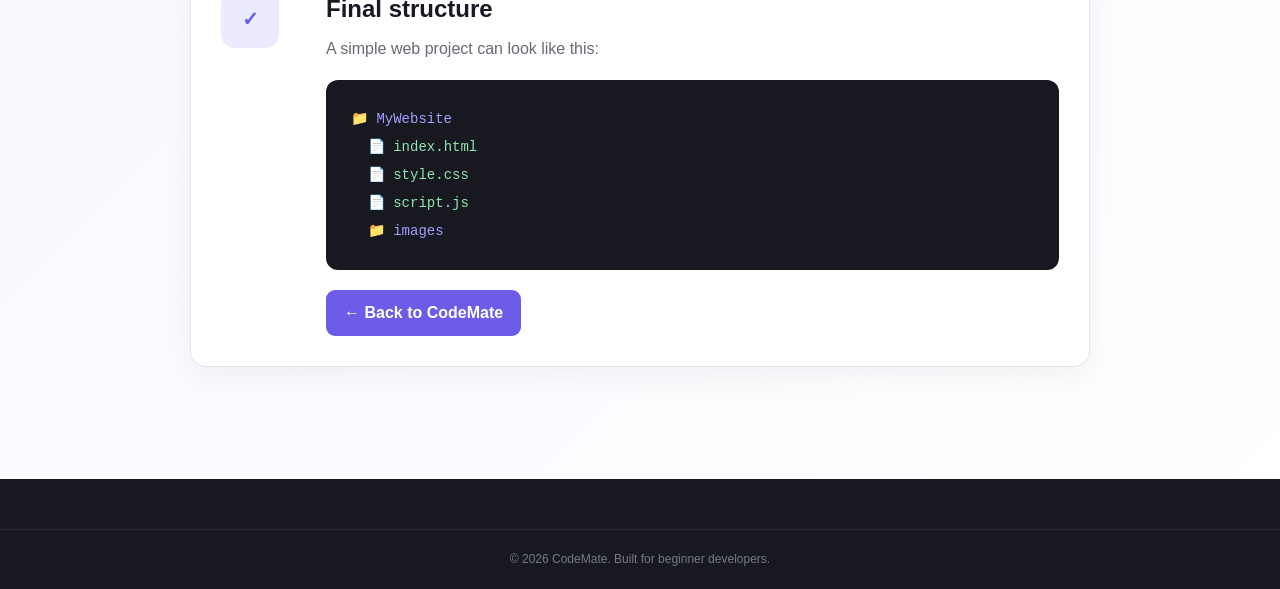
<file: file-guide.html>
<!DOCTYPE html>
<html lang="en">

<head>

    <meta charset="UTF-8">

    <meta
        name="viewport"
        content="width=device-width, initial-scale=1.0"
    >

    <title>File Structure Guide | CodeMate</title>

    <link rel="stylesheet" href="style.css">

</head>


<body class="guide-page">


    <!-- ================= HEADER ================= -->

    <header class="header">

        <div class="container nav-container">

            <a
                href="index.html"
                class="logo"
                aria-label="CodeMate Home"
            >
                Code<span>Mate</span>
            </a>


            <a
                href="index.html"
                class="secondary-btn"
            >
                ← Back
            </a>

        </div>

    </header>



    <!-- ================= HERO ================= -->

    <section class="guide-hero">

        <div class="container">

            <p class="eyebrow">
                BEGINNER GUIDE
            </p>


            <h1>

                Understand your

                <span>project structure</span>

            </h1>


            <p>

                Learn how HTML, CSS and JavaScript
                work together in a simple web project.

            </p>

        </div>

    </section>



    <!-- ================= GUIDE ================= -->

    <main class="guide-main">

        <div class="container guide-container">


            <!-- ================= STEP 1 ================= -->

            <article class="guide-step">

                <div class="step-number">
                    01
                </div>


                <div>

                    <h2>
                        Create your project folder
                    </h2>


                    <p>

                        First create one main folder
                        for your website. Keep all
                        related files inside it.

                    </p>


                    <div class="diagram">

                        <div class="diagram-title">
                            PROJECT FOLDER
                        </div>


                        <div class="folder">

                            📁

                            <span class="folder-name">
                                MyWebsite
                            </span>

                        </div>

                    </div>

                </div>

            </article>



            <!-- ================= STEP 2 ================= -->

            <article class="guide-step">

                <div class="step-number">
                    02
                </div>


                <div>

                    <h2>
                        Add HTML file
                    </h2>


                    <p>

                        The HTML file contains the
                        structure and content of your page.

                    </p>


                    <div class="diagram">

                        <div class="folder">

                            📁
                            <span class="folder-name">
                                MyWebsite
                            </span>

                            <br>

                            &nbsp;&nbsp;📄

                            <span class="file-name">
                                index.html
                            </span>

                        </div>

                    </div>

                </div>

            </article>



            <!-- ================= STEP 3 ================= -->

            <article class="guide-step">

                <div class="step-number">
                    03
                </div>


                <div>

                    <h2>
                        Add CSS
                    </h2>


                    <p>

                        CSS controls colors, layout,
                        spacing, fonts and design.

                    </p>


                    <div class="diagram">

                        <div class="folder">

                            📁
                            <span class="folder-name">
                                MyWebsite
                            </span>

                            <br>

                            &nbsp;&nbsp;📄

                            <span class="file-name">
                                index.html
                            </span>

                            <br>

                            &nbsp;&nbsp;📄

                            <span class="file-name">
                                style.css
                            </span>

                        </div>

                    </div>

                </div>

            </article>



            <!-- ================= STEP 4 ================= -->

            <article class="guide-step">

                <div class="step-number">
                    04
                </div>


                <div>

                    <h2>
                        Add JavaScript
                    </h2>


                    <p>

                        JavaScript adds interaction
                        and functionality to your website.

                    </p>


                    <div class="diagram">

                        <div class="folder">

                            📁
                            <span class="folder-name">
                                MyWebsite
                            </span>

                            <br>

                            &nbsp;&nbsp;📄

                            <span class="file-name">
                                index.html
                            </span>

                            <br>

                            &nbsp;&nbsp;📄

                            <span class="file-name">
                                style.css
                            </span>

                            <br>

                            &nbsp;&nbsp;📄

                            <span class="file-name">
                                script.js
                            </span>

                        </div>

                    </div>

                </div>

            </article>



            <!-- ================= FINAL STRUCTURE ================= -->

            <article class="guide-step">

                <div class="step-number">
                    ✓
                </div>


                <div>

                    <h2>
                        Final structure
                    </h2>


                    <p>

                        A simple web project can look
                        like this:

                    </p>


                    <div class="diagram">

                        <div class="folder">

                            📁

                            <span class="folder-name">
                                MyWebsite
                            </span>

                            <br>

                            &nbsp;&nbsp;📄

                            <span class="file-name">
                                index.html
                            </span>

                            <br>

                            &nbsp;&nbsp;📄

                            <span class="file-name">
                                style.css
                            </span>

                            <br>

                            &nbsp;&nbsp;📄

                            <span class="file-name">
                                script.js
                            </span>

                            <br>

                            &nbsp;&nbsp;📁

                            <span class="folder-name">
                                images
                            </span>

                        </div>

                    </div>


                    <a
                        href="index.html"
                        class="back-btn"
                    >
                        ← Back to CodeMate
                    </a>

                </div>

            </article>


        </div>

    </main>



    <!-- ================= FOOTER ================= -->

    <footer>

        <div class="copyright">

            © 2026 CodeMate.
            Built for beginner developers.

        </div>

    </footer>


</body>

</html>
</file>
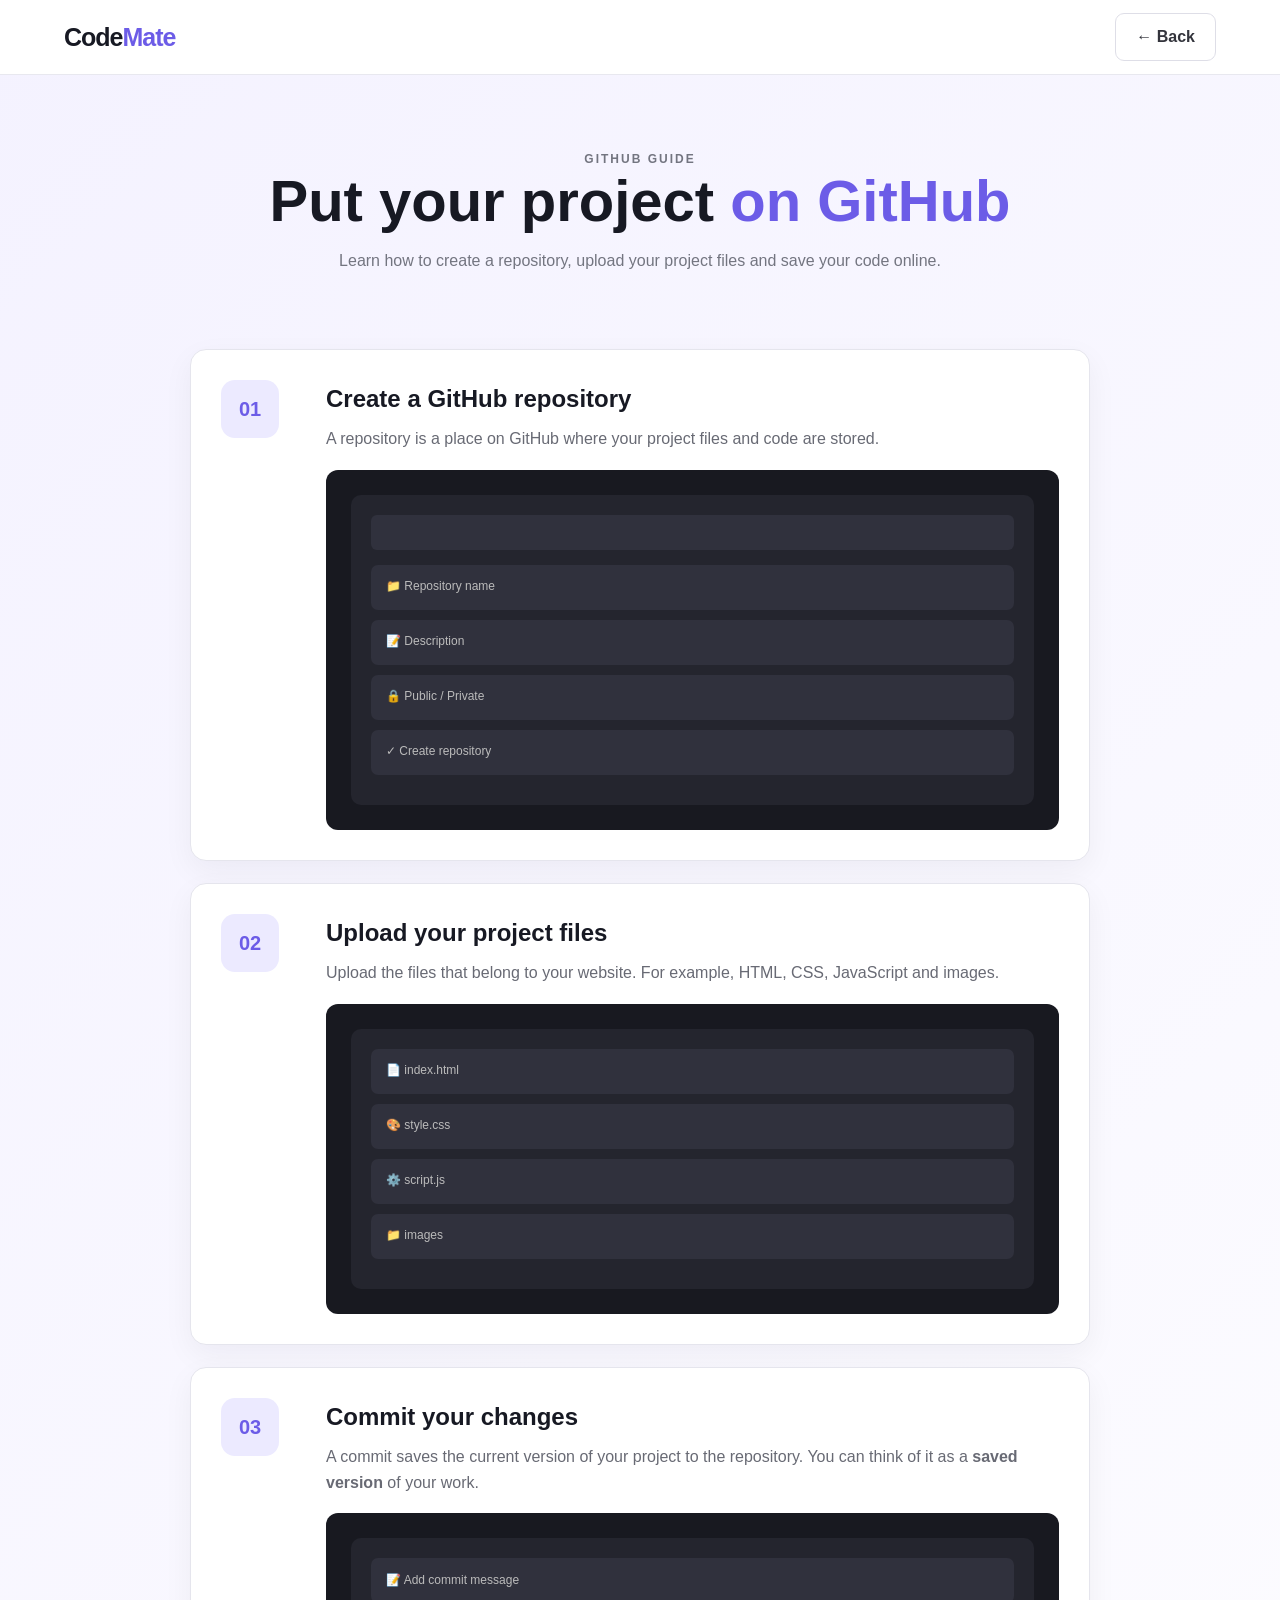
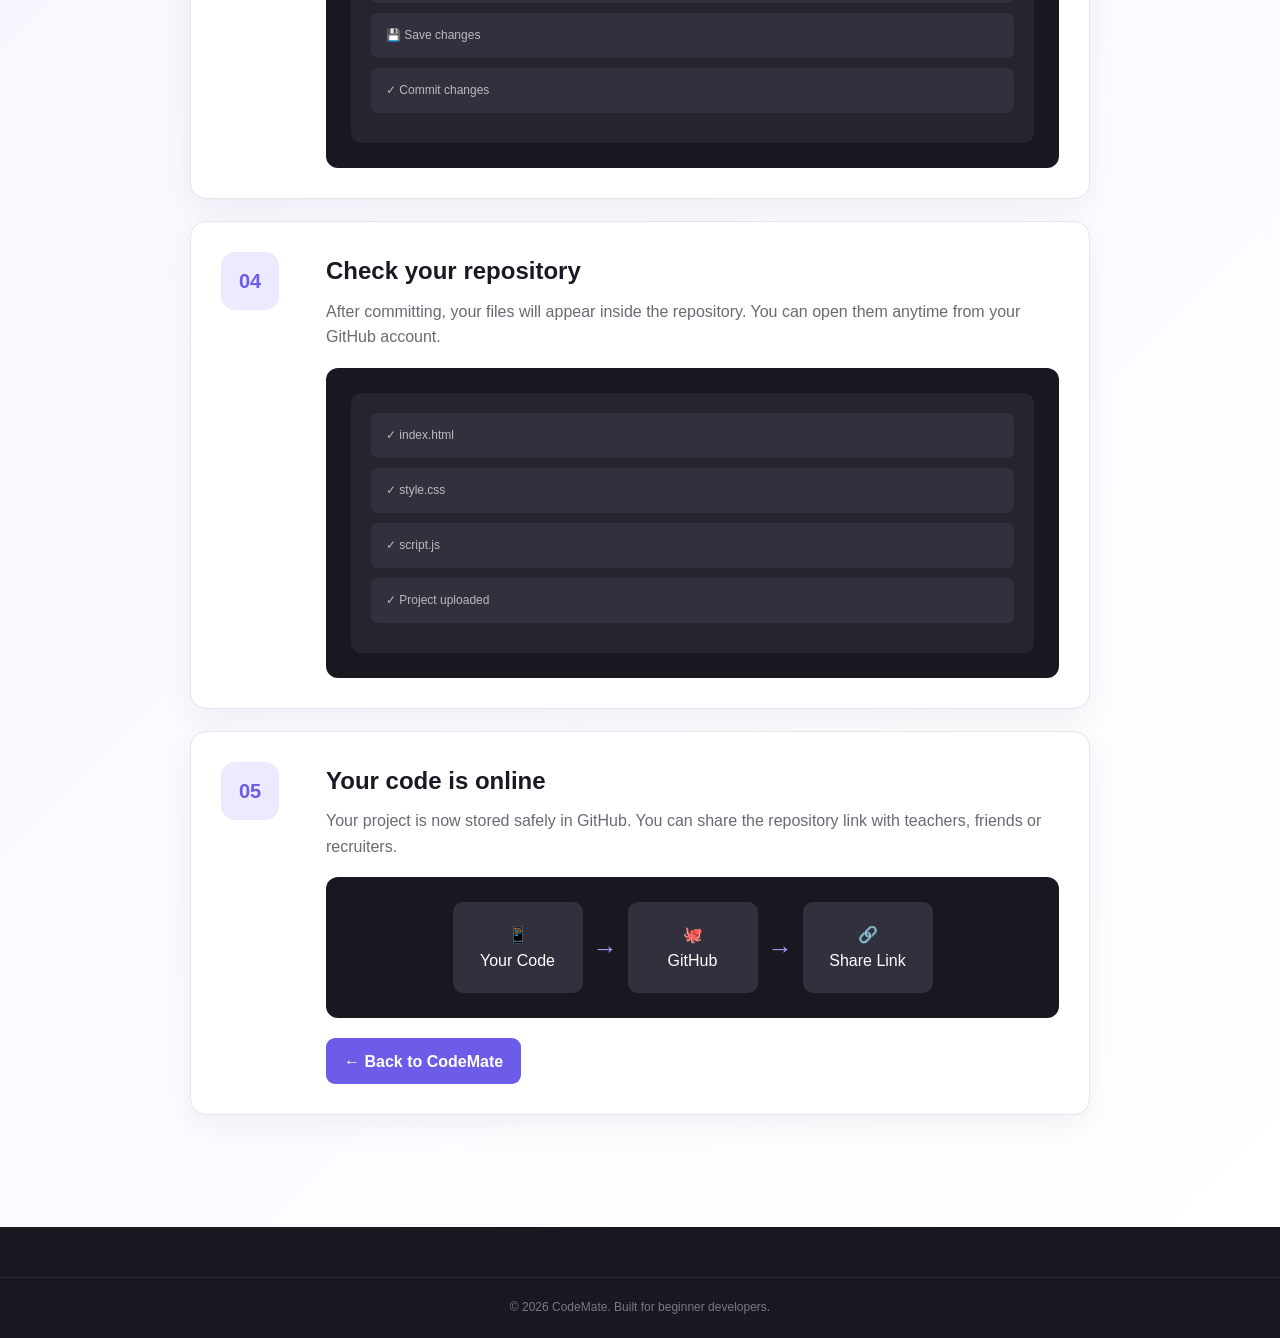
<file: github-guide.html>
<!DOCTYPE html><html lang="en"><head><meta charset="UTF-8">

<meta
    name="viewport"
    content="width=device-width, initial-scale=1.0"
>

<meta
    name="description"
    content="Beginner-friendly GitHub guide by CodeMate"
>

<title>
    GitHub Guide | CodeMate
</title>

<link
    rel="stylesheet"
    href="style.css"
>

</head><body class="guide-page"><!-- ================= HEADER ================= --><header class="header"><div class="container nav-container">

    <a
        href="index.html"
        class="logo"
    >
        Code<span>Mate</span>
    </a>


    <a
        href="index.html"
        class="secondary-btn"
    >
        ← Back
    </a>

</div>

</header><!-- ================= HERO ================= --><section class="guide-hero"><div class="container">

    <p class="eyebrow">
        GITHUB GUIDE
    </p>


    <h1>

        Put your project

        <span>
            on GitHub
        </span>

    </h1>


    <p>

        Learn how to create a repository,
        upload your project files and save
        your code online.

    </p>

</div>

</section><!-- ================= GUIDE ================= --><main class="guide-main"><div class="container guide-container">


    <!-- STEP 1 -->

    <article class="guide-step">

        <div class="step-number">
            01
        </div>


        <div>

            <h2>
                Create a GitHub repository
            </h2>


            <p>

                A repository is a place on GitHub
                where your project files and code
                are stored.

            </p>


            <div class="diagram">

                <div class="github-screen">

                    <div class="github-bar">
                    </div>


                    <div class="github-row">

                        📁 Repository name

                    </div>


                    <div class="github-row">

                        📝 Description

                    </div>


                    <div class="github-row">

                        🔒 Public / Private

                    </div>


                    <div class="github-row">

                        ✓ Create repository

                    </div>

                </div>

            </div>

        </div>

    </article>



    <!-- STEP 2 -->

    <article class="guide-step">

        <div class="step-number">
            02
        </div>


        <div>

            <h2>
                Upload your project files
            </h2>


            <p>

                Upload the files that belong
                to your website. For example,
                HTML, CSS, JavaScript and images.

            </p>


            <div class="diagram">

                <div class="github-screen">

                    <div class="github-row">
                        📄 index.html
                    </div>


                    <div class="github-row">
                        🎨 style.css
                    </div>


                    <div class="github-row">
                        ⚙️ script.js
                    </div>


                    <div class="github-row">
                        📁 images
                    </div>

                </div>

            </div>

        </div>

    </article>



    <!-- STEP 3 -->

    <article class="guide-step">

        <div class="step-number">
            03
        </div>


        <div>

            <h2>
                Commit your changes
            </h2>


            <p>

                A commit saves the current version
                of your project to the repository.

                You can think of it as a
                <strong>
                    saved version
                </strong>
                of your work.

            </p>


            <div class="diagram">

                <div class="github-screen">

                    <div class="github-row">
                        📝 Add commit message
                    </div>


                    <div class="github-row">
                        💾 Save changes
                    </div>


                    <div class="github-row">
                        ✓ Commit changes
                    </div>

                </div>

            </div>

        </div>

    </article>



    <!-- STEP 4 -->

    <article class="guide-step">

        <div class="step-number">
            04
        </div>


        <div>

            <h2>
                Check your repository
            </h2>


            <p>

                After committing, your files will
                appear inside the repository.

                You can open them anytime from
                your GitHub account.

            </p>


            <div class="diagram">

                <div class="github-screen">

                    <div class="github-row">
                        ✓ index.html
                    </div>


                    <div class="github-row">
                        ✓ style.css
                    </div>


                    <div class="github-row">
                        ✓ script.js
                    </div>


                    <div class="github-row">
                        ✓ Project uploaded
                    </div>

                </div>

            </div>

        </div>

    </article>



    <!-- STEP 5 -->

    <article class="guide-step">

        <div class="step-number">
            05
        </div>


        <div>

            <h2>
                Your code is online
            </h2>


            <p>

                Your project is now stored safely
                in GitHub.

                You can share the repository link
                with teachers, friends or recruiters.

            </p>


            <div class="diagram">

                <div class="deploy-flow">

                    <div class="deploy-box">

                        📱
                        <br>
                        Your Code

                    </div>


                    <div class="deploy-arrow">
                        →
                    </div>


                    <div class="deploy-box">

                        🐙
                        <br>
                        GitHub

                    </div>


                    <div class="deploy-arrow">
                        →
                    </div>


                    <div class="deploy-box">

                        🔗
                        <br>
                        Share Link

                    </div>

                </div>

            </div>


            <a
                href="index.html"
                class="back-btn"
            >
                ← Back to CodeMate
            </a>

        </div>

    </article>


</div>

</main><!-- ================= FOOTER ================= --><footer><div class="copyright">

    © 2026 CodeMate.
    Built for beginner developers.

</div>

</footer></body></html>
</file>
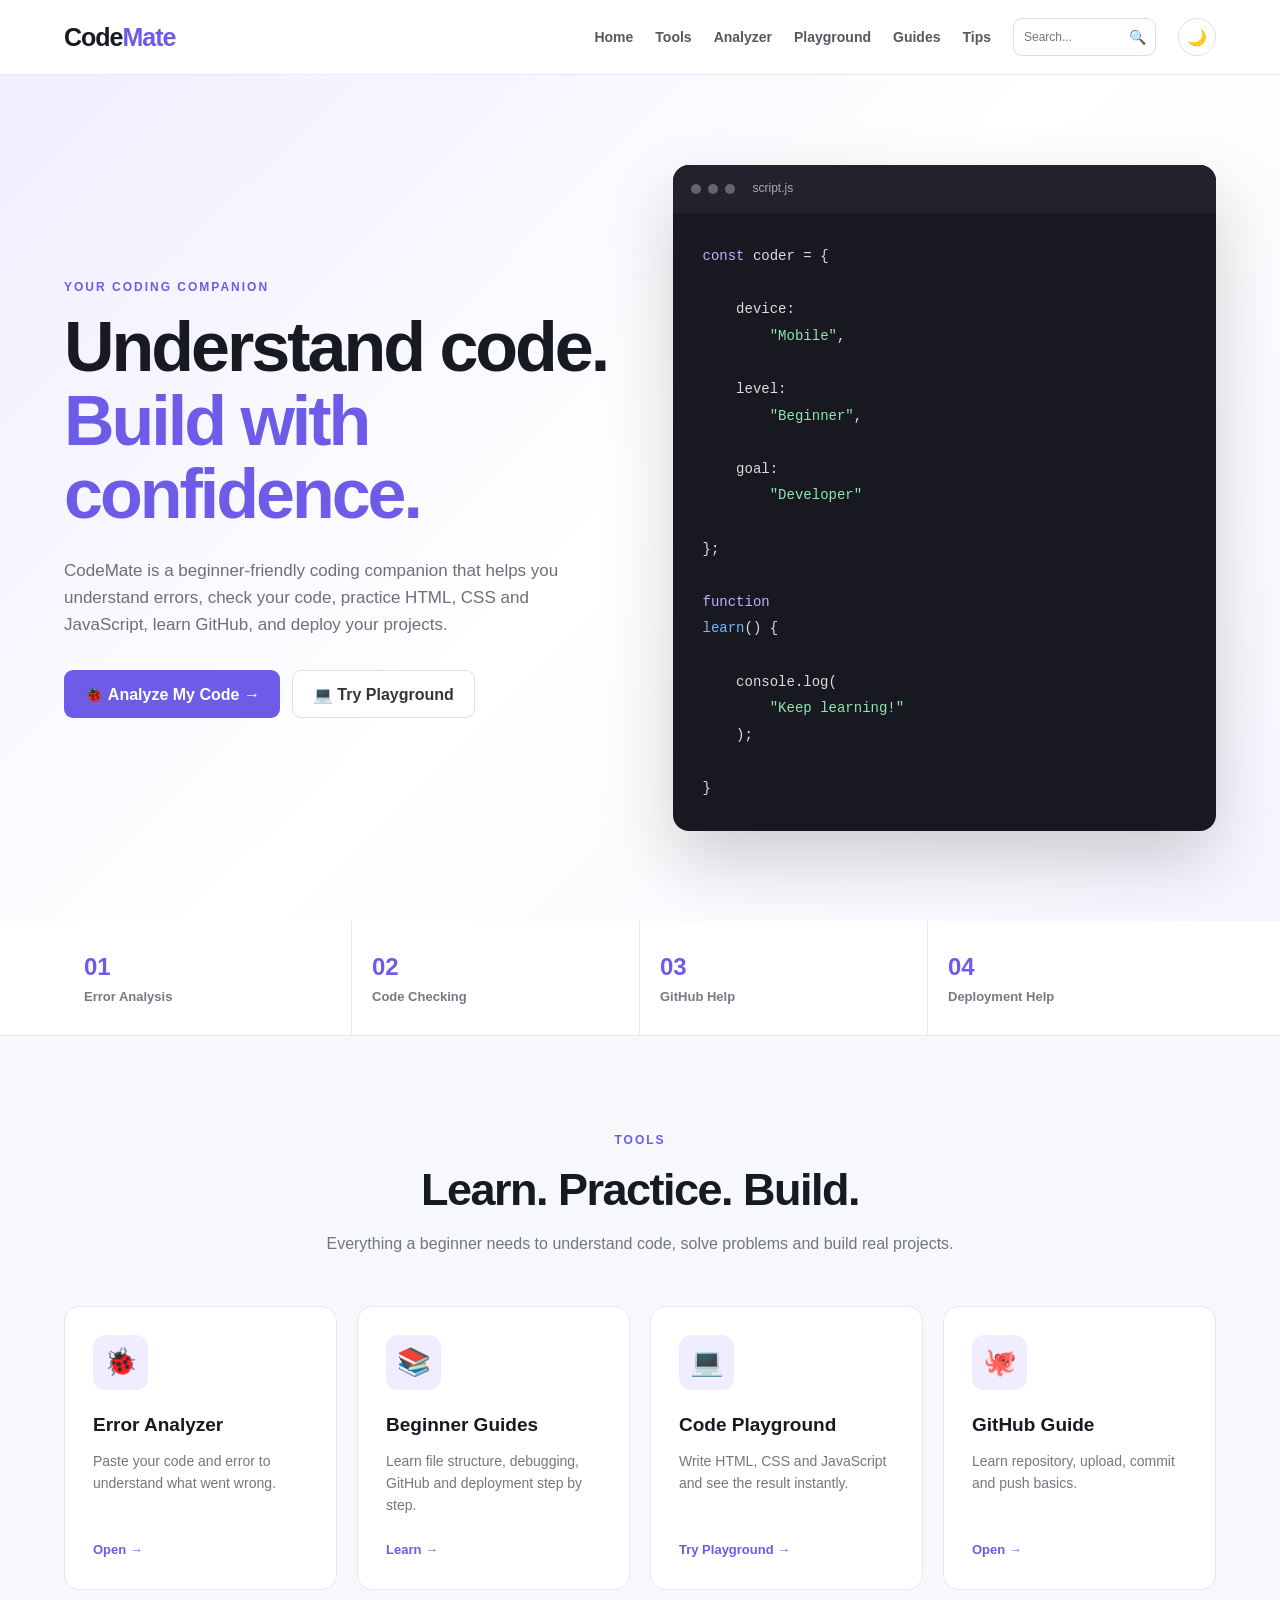
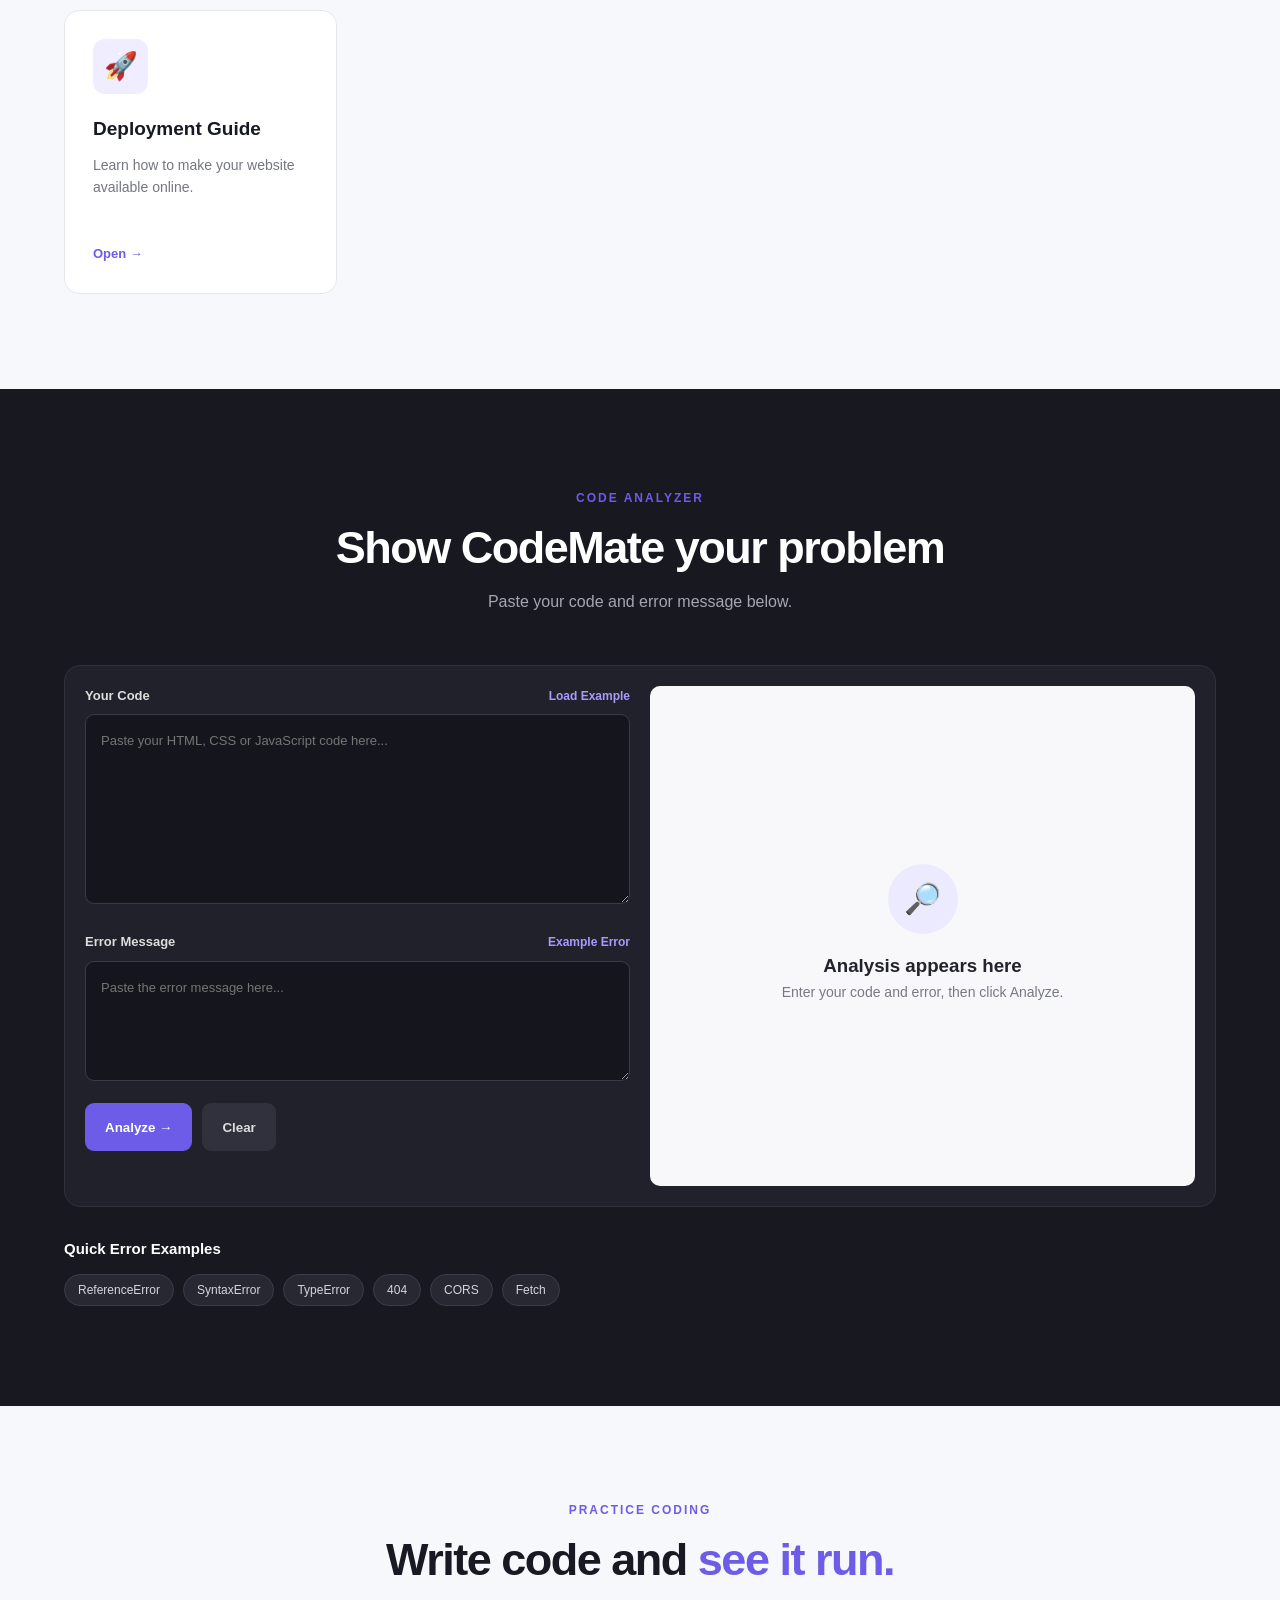
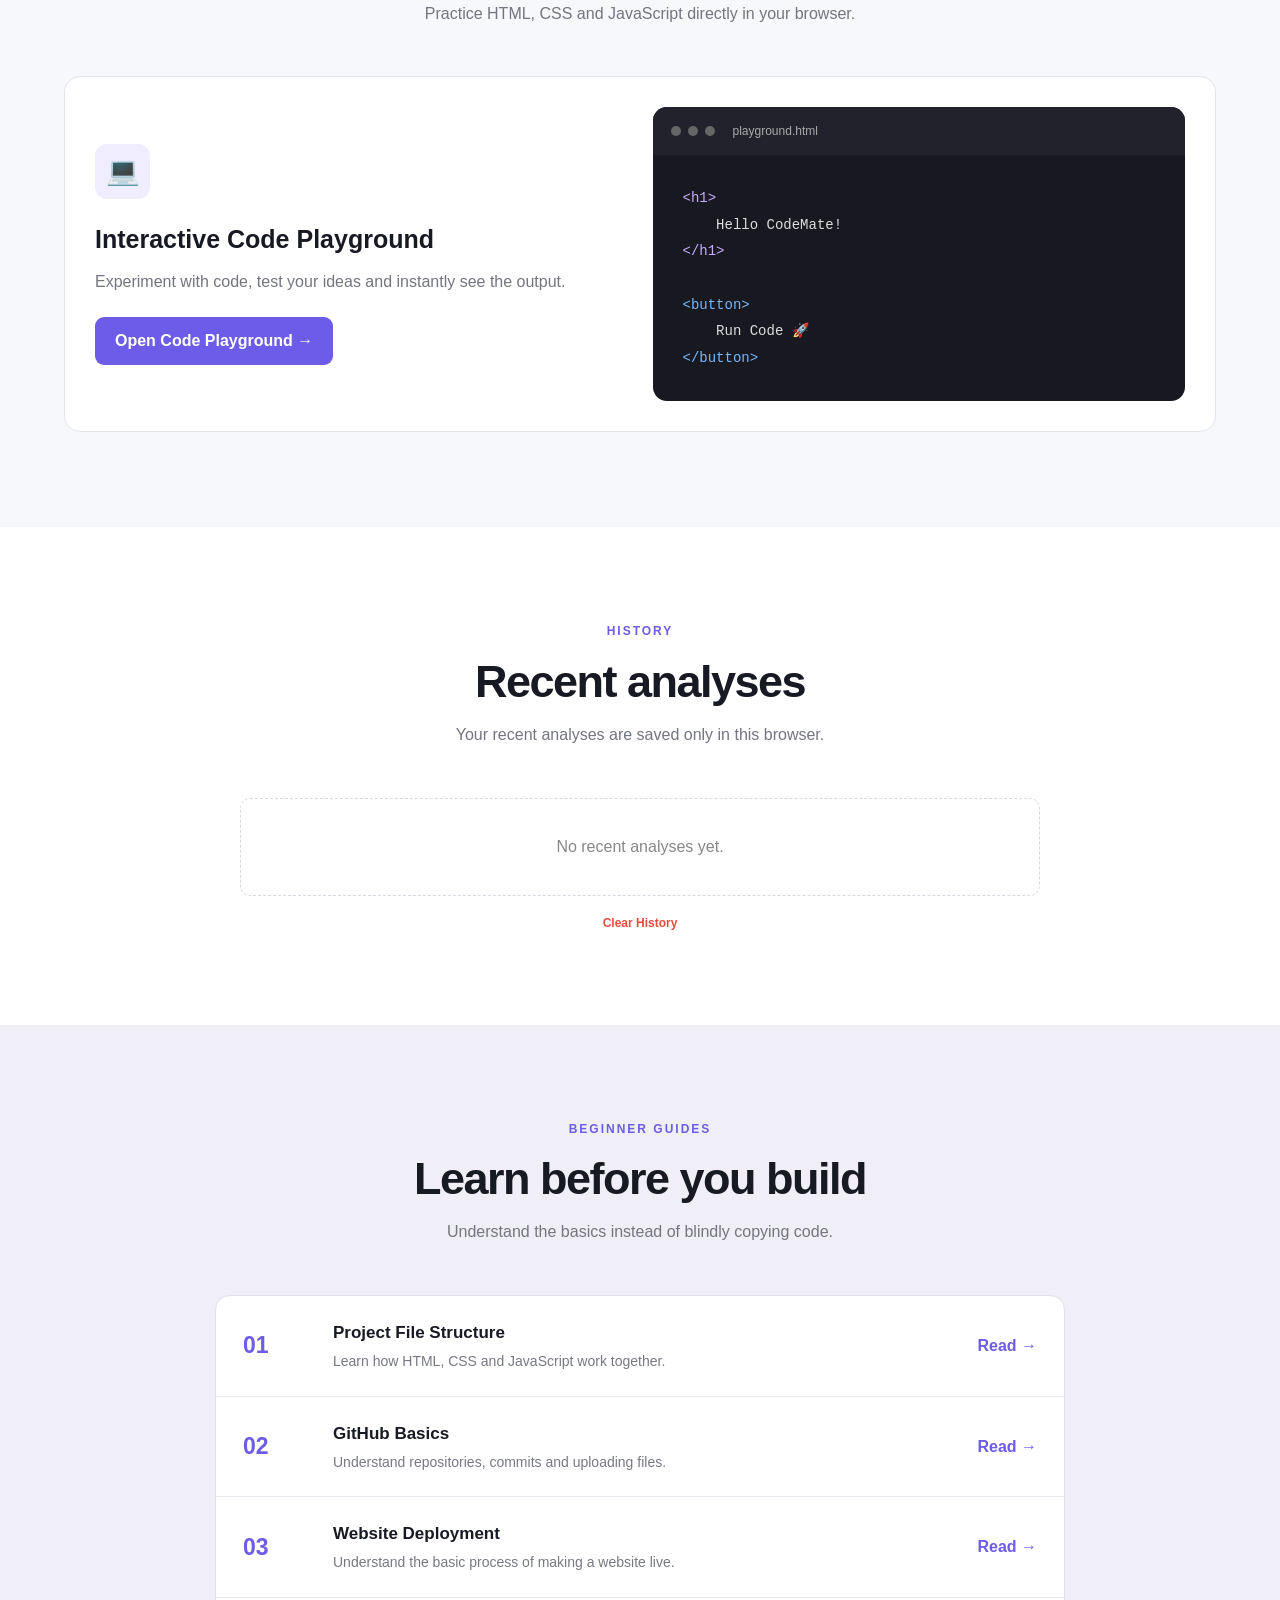
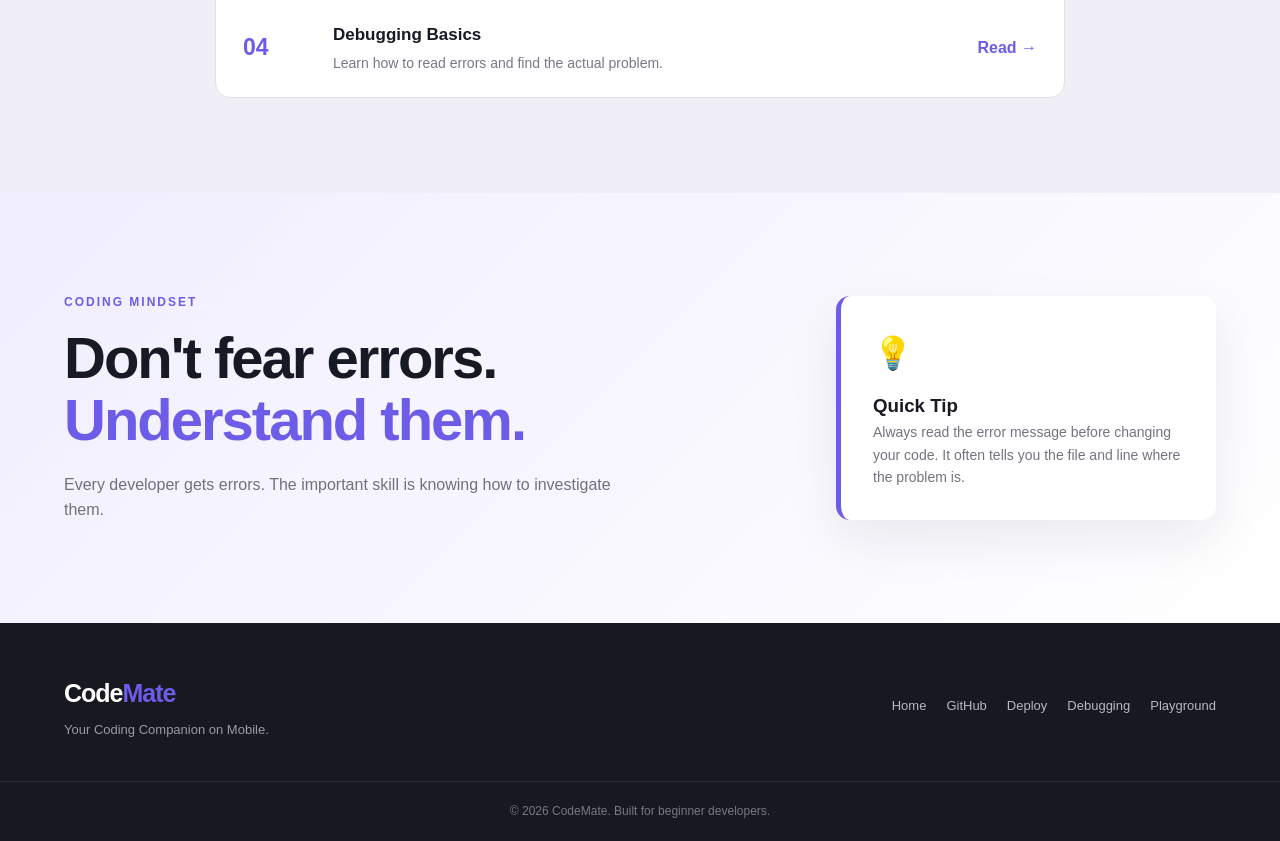
<file: index (1).html>
<!DOCTYPE html>
<html lang="en">

<head>

    <meta charset="UTF-8">

    <meta
        name="viewport"
        content="width=device-width, initial-scale=1.0"
    >

    <meta
        name="description"
        content="CodeMate - Your beginner-friendly coding companion."
    >

    <meta
        name="theme-color"
        content="#6c5ce7"
    >

    <title>CodeMate | Coding Companion</title>

    <link rel="stylesheet" href="style.css">

</head>


<body>


<!-- ================= HEADER ================= -->

<header class="header">

    <div class="container nav-container">

        <a
            href="index.html"
            class="logo"
        >
            Code<span>Mate</span>
        </a>


        <button
            class="menu-btn"
            id="menuBtn"
            type="button"
            aria-label="Open menu"
            aria-expanded="false"
        >
            ☰
        </button>


        <nav
            class="navbar"
            id="navbar"
        >

            <a href="#home">Home</a>

            <a href="#tools">Tools</a>

            <a href="#analyzer">Analyzer</a>

            <a href="#playground">Playground</a>

            <a href="#guides">Guides</a>

            <a href="#tips">Tips</a>


            <div class="search-box">

                <input
                    type="search"
                    id="searchInput"
                    placeholder="Search..."
                    autocomplete="off"
                    aria-label="Search CodeMate"
                >

                <button
                    id="searchBtn"
                    type="button"
                    aria-label="Search"
                >
                    🔍
                </button>

            </div>


            <button
                class="theme-btn"
                id="themeBtn"
                type="button"
                aria-label="Switch to dark mode"
            >
                🌙
            </button>

        </nav>

    </div>

</header>



<!-- ================= MAIN ================= -->

<main>


<!-- ================= HERO ================= -->

<section
    class="hero"
    id="home"
>

    <div class="container hero-container">


        <div class="hero-content">

            <p class="eyebrow">
                YOUR CODING COMPANION
            </p>


            <h1>
    Understand code.
    <span>Build with confidence.</span>
</h1>


<p class="hero-description">

    CodeMate is a beginner-friendly coding companion
    that helps you understand errors, check your code,
    practice HTML, CSS and JavaScript, learn GitHub,
    and deploy your projects.

</p>

            <div class="hero-buttons">

    <a
        href="#analyzer"
        class="primary-btn"
    >
        🐞 Analyze My Code →
    </a>


    <a
        href="playground.html"
        class="secondary-btn"
    >
        💻 Try Playground
    </a>

</div>
        </div>



        <!-- CODE WINDOW -->

        <div class="hero-code">

            <div class="window-top">

                <div class="window-dots">

                    <span></span>
                    <span></span>
                    <span></span>

                </div>

                <span>
                    script.js
                </span>

            </div>


<pre><code><span class="purple">const</span> coder = {

    device:
        <span class="green">"Mobile"</span>,

    level:
        <span class="green">"Beginner"</span>,

    goal:
        <span class="green">"Developer"</span>

};

<span class="purple">function</span>
<span class="blue">learn</span>() {

    console.log(
        <span class="green">"Keep learning!"</span>
    );

}</code></pre>

        </div>

    </div>

</section>



<!-- ================= STATS ================= -->

<section class="stats">

    <div class="container stats-container">

        <div class="stat">

            <strong>01</strong>

            <span>
                Error Analysis
            </span>

        </div>


        <div class="stat">

            <strong>02</strong>

            <span>
                Code Checking
            </span>

        </div>


        <div class="stat">

            <strong>03</strong>

            <span>
                GitHub Help
            </span>

        </div>


        <div class="stat">

            <strong>04</strong>

            <span>
                Deployment Help
            </span>

        </div>

    </div>

</section>



<!-- ================= TOOLS ================= -->

<section
    class="section"
    id="tools"
>

    <div class="container">


        <div class="section-heading">

            <p class="eyebrow">
                TOOLS
            </p>

            <h2>
    Learn. Practice. Build.
</h2>

<p>
    Everything a beginner needs to understand
    code, solve problems and build real projects.
</p>

        </div>



        <div class="tool-grid">


            <!-- ERROR -->

            <article class="tool-card">

                <div class="tool-icon">
                    🐞
                </div>

                <h3>
                    Error Analyzer
                </h3>

                <p>
                    Paste your code and error to
                    understand what went wrong.
                </p>

                <a href="#analyzer">
                    Open →
                </a>

            </article>



            <!-- CODE -->
<!-- LEARN -->

<article class="tool-card">

    <div class="tool-icon">
        📚
    </div>

    <h3>
        Beginner Guides
    </h3>

    <p>
        Learn file structure, debugging,
        GitHub and deployment step by step.
    </p>

    <a href="#guides">
        Learn →
    </a>

</article>
           



            <!-- PLAYGROUND -->

            <article class="tool-card">

                <div class="tool-icon">
                    💻
                </div>

                <h3>
                    Code Playground
                </h3>

                <p>
                    Write HTML, CSS and JavaScript
                    and see the result instantly.
                </p>

                <a href="playground.html">
                    Try Playground →
                </a>

            </article>



            <!-- GITHUB -->

            <article class="tool-card">

                <div class="tool-icon">
                    🐙
                </div>

                <h3>
                    GitHub Guide
                </h3>

                <p>
                    Learn repository, upload,
                    commit and push basics.
                </p>

                <a href="github-guide.html">
                    Open →
                </a>

            </article>



            <!-- DEPLOYMENT -->

            <article class="tool-card">

                <div class="tool-icon">
                    🚀
                </div>

                <h3>
                    Deployment Guide
                </h3>

                <p>
                    Learn how to make your
                    website available online.
                </p>

                <a href="deployment-guide.html">
                    Open →
                </a>

            </article>


        </div>

    </div>

</section>



<!-- ================= ANALYZER ================= -->

<section
    class="analyzer-section"
    id="analyzer"
>

    <div class="container">


        <div class="section-heading light">

            <p class="eyebrow">
                CODE ANALYZER
            </p>

            <h2>
                Show CodeMate your problem
            </h2>

            <p>
                Paste your code and error message below.
            </p>

        </div>



        <div class="analyzer-box">


            <!-- INPUT -->

            <div class="analyzer-input">


                <div class="input-header">

                    <label for="codeInput">
                        Your Code
                    </label>

                    <button
                        type="button"
                        id="loadExampleBtn"
                    >
                        Load Example
                    </button>

                </div>


                <textarea
                    id="codeInput"
                    placeholder="Paste your HTML, CSS or JavaScript code here..."
                    spellcheck="false"
                ></textarea>



                <div class="input-header error-label">

                    <label for="errorInput">
                        Error Message
                    </label>

                    <button
                        type="button"
                        id="errorExampleBtn"
                    >
                        Example Error
                    </button>

                </div>


                <textarea
                    id="errorInput"
                    class="error-input"
                    placeholder="Paste the error message here..."
                    spellcheck="false"
                ></textarea>



                <div class="analyzer-buttons">

                    <button
                        class="primary-btn"
                        id="analyzeBtn"
                        type="button"
                    >
                        Analyze →
                    </button>


                    <button
                        class="clear-btn"
                        id="clearBtn"
                        type="button"
                    >
                        Clear
                    </button>

                </div>

            </div>



            <!-- RESULT -->

            <div
                class="result-area"
                id="resultArea"
            >

                <div class="empty-result">

                    <div class="empty-icon">
                        🔎
                    </div>

                    <h3>
                        Analysis appears here
                    </h3>

                    <p>
                        Enter your code and error,
                        then click Analyze.
                    </p>

                </div>

            </div>

        </div>



        <!-- QUICK ERRORS -->

        <div class="quick-errors">

            <h3>
                Quick Error Examples
            </h3>


            <div class="chips">

                <button
                    type="button"
                    data-error="reference"
                >
                    ReferenceError
                </button>


                <button
                    type="button"
                    data-error="syntax"
                >
                    SyntaxError
                </button>


                <button
                    type="button"
                    data-error="type"
                >
                    TypeError
                </button>


                <button
                    type="button"
                    data-error="404"
                >
                    404
                </button>


                <button
                    type="button"
                    data-error="cors"
                >
                    CORS
                </button>


                <button
                    type="button"
                    data-error="fetch"
                >
                    Fetch
                </button>

            </div>

        </div>

    </div>

</section>



<!-- ================= CODE PLAYGROUND ================= -->

<section
    class="section playground-preview"
    id="playground"
>

    <div class="container">


        <div class="section-heading">

            <p class="eyebrow">
                PRACTICE CODING
            </p>

            <h2>
                Write code and
                <span>see it run.</span>
            </h2>

            <p>
                Practice HTML, CSS and JavaScript
                directly in your browser.
            </p>

        </div>


        <div class="playground-preview-box">

            <div class="playground-preview-content">

                <div class="tool-icon">
                    💻
                </div>

                <h3>
                    Interactive Code Playground
                </h3>

                <p>
                    Experiment with code, test your ideas
                    and instantly see the output.
                </p>

                <a
                    href="playground.html"
                    class="primary-btn"
                >
                    Open Code Playground →
                </a>

            </div>


            <div class="mini-code-window">

                <div class="window-top">

                    <div class="window-dots">

                        <span></span>
                        <span></span>
                        <span></span>

                    </div>

                    <span>
                        playground.html
                    </span>

                </div>


<pre><code><span class="purple">&lt;h1&gt;</span>
    Hello CodeMate!
<span class="purple">&lt;/h1&gt;</span>

<span class="blue">&lt;button&gt;</span>
    Run Code 🚀
<span class="blue">&lt;/button&gt;</span></code></pre>

            </div>

        </div>

    </div>

</section>



<!-- ================= HISTORY ================= -->

<section class="section history-section">

    <div class="container">


        <div class="section-heading">

            <p class="eyebrow">
                HISTORY
            </p>

            <h2>
                Recent analyses
            </h2>

            <p>
                Your recent analyses are saved only
                in this browser.
            </p>

        </div>


        <div
            class="history-list"
            id="historyList"
        >
        </div>


        <button
            class="history-clear"
            id="clearHistory"
            type="button"
        >
            Clear History
        </button>

    </div>

</section>



<!-- ================= GUIDES ================= -->

<section
    class="section guides-section"
    id="guides"
>

    <div class="container">


        <div class="section-heading">

            <p class="eyebrow">
                BEGINNER GUIDES
            </p>

            <h2>
                Learn before you build
            </h2>

            <p>
                Understand the basics instead of
                blindly copying code.
            </p>

        </div>



        <div class="guide-list">


            <!-- FILE -->

            <article class="guide-item">

                <div class="guide-number">
                    01
                </div>


                <div class="guide-content">

                    <h3>
                        Project File Structure
                    </h3>

                    <p>
                        Learn how HTML, CSS and
                        JavaScript work together.
                    </p>

                </div>


                <a
                    href="file-guide.html"
                    class="guide-link"
                >
                    Read →
                </a>

            </article>



            <!-- GITHUB -->

            <article class="guide-item">

                <div class="guide-number">
                    02
                </div>


                <div class="guide-content">

                    <h3>
                        GitHub Basics
                    </h3>

                    <p>
                        Understand repositories,
                        commits and uploading files.
                    </p>

                </div>


                <a
                    href="github-guide.html"
                    class="guide-link"
                >
                    Read →
                </a>

            </article>



            <!-- DEPLOYMENT -->

            <article class="guide-item">

                <div class="guide-number">
                    03
                </div>


                <div class="guide-content">

                    <h3>
                        Website Deployment
                    </h3>

                    <p>
                        Understand the basic process
                        of making a website live.
                    </p>

                </div>


                <a
                    href="deployment-guide.html"
                    class="guide-link"
                >
                    Read →
                </a>

            </article>



            <!-- DEBUGGING -->

            <article class="guide-item">

                <div class="guide-number">
                    04
                </div>


                <div class="guide-content">

                    <h3>
                        Debugging Basics
                    </h3>

                    <p>
                        Learn how to read errors and
                        find the actual problem.
                    </p>

                </div>


                <a
                    href="debugging-guide.html"
                    class="guide-link"
                >
                    Read →
                </a>

            </article>


        </div>

    </div>

</section>



<!-- ================= TIPS ================= -->

<section
    class="tips-section"
    id="tips"
>

    <div class="container tips-container">


        <div>

            <p class="eyebrow">
                CODING MINDSET
            </p>


            <h2>
                Don't fear errors.
                <span>Understand them.</span>
            </h2>


            <p>
                Every developer gets errors.
                The important skill is knowing
                how to investigate them.
            </p>

        </div>



        <div class="tip-card">

            <div class="tip-icon">
                💡
            </div>


            <h3>
                Quick Tip
            </h3>


            <p>
                Always read the error message
                before changing your code.
                It often tells you the file and
                line where the problem is.
            </p>

        </div>

    </div>

</section>


</main>



<!-- ================= FOOTER ================= -->

<footer>

    <div class="container footer-container">


        <div>

            <a
                href="index.html"
                class="logo footer-logo"
            >
                Code<span>Mate</span>
            </a>

            <p>
                Your Coding Companion on Mobile.
            </p>

        </div>


        <div class="footer-links">

            <a href="index.html">
                Home
            </a>

            <a href="github-guide.html">
                GitHub
            </a>

            <a href="deployment-guide.html">
                Deploy
            </a>

            <a href="debugging-guide.html">
                Debugging
            </a>

            <a href="playground.html">
                Playground
            </a>

        </div>

    </div>


    <div class="copyright">

        © 2026 CodeMate.
        Built for beginner developers.

    </div>

</footer>



<script src="script.js"></script>

</body>

</html>
</file>
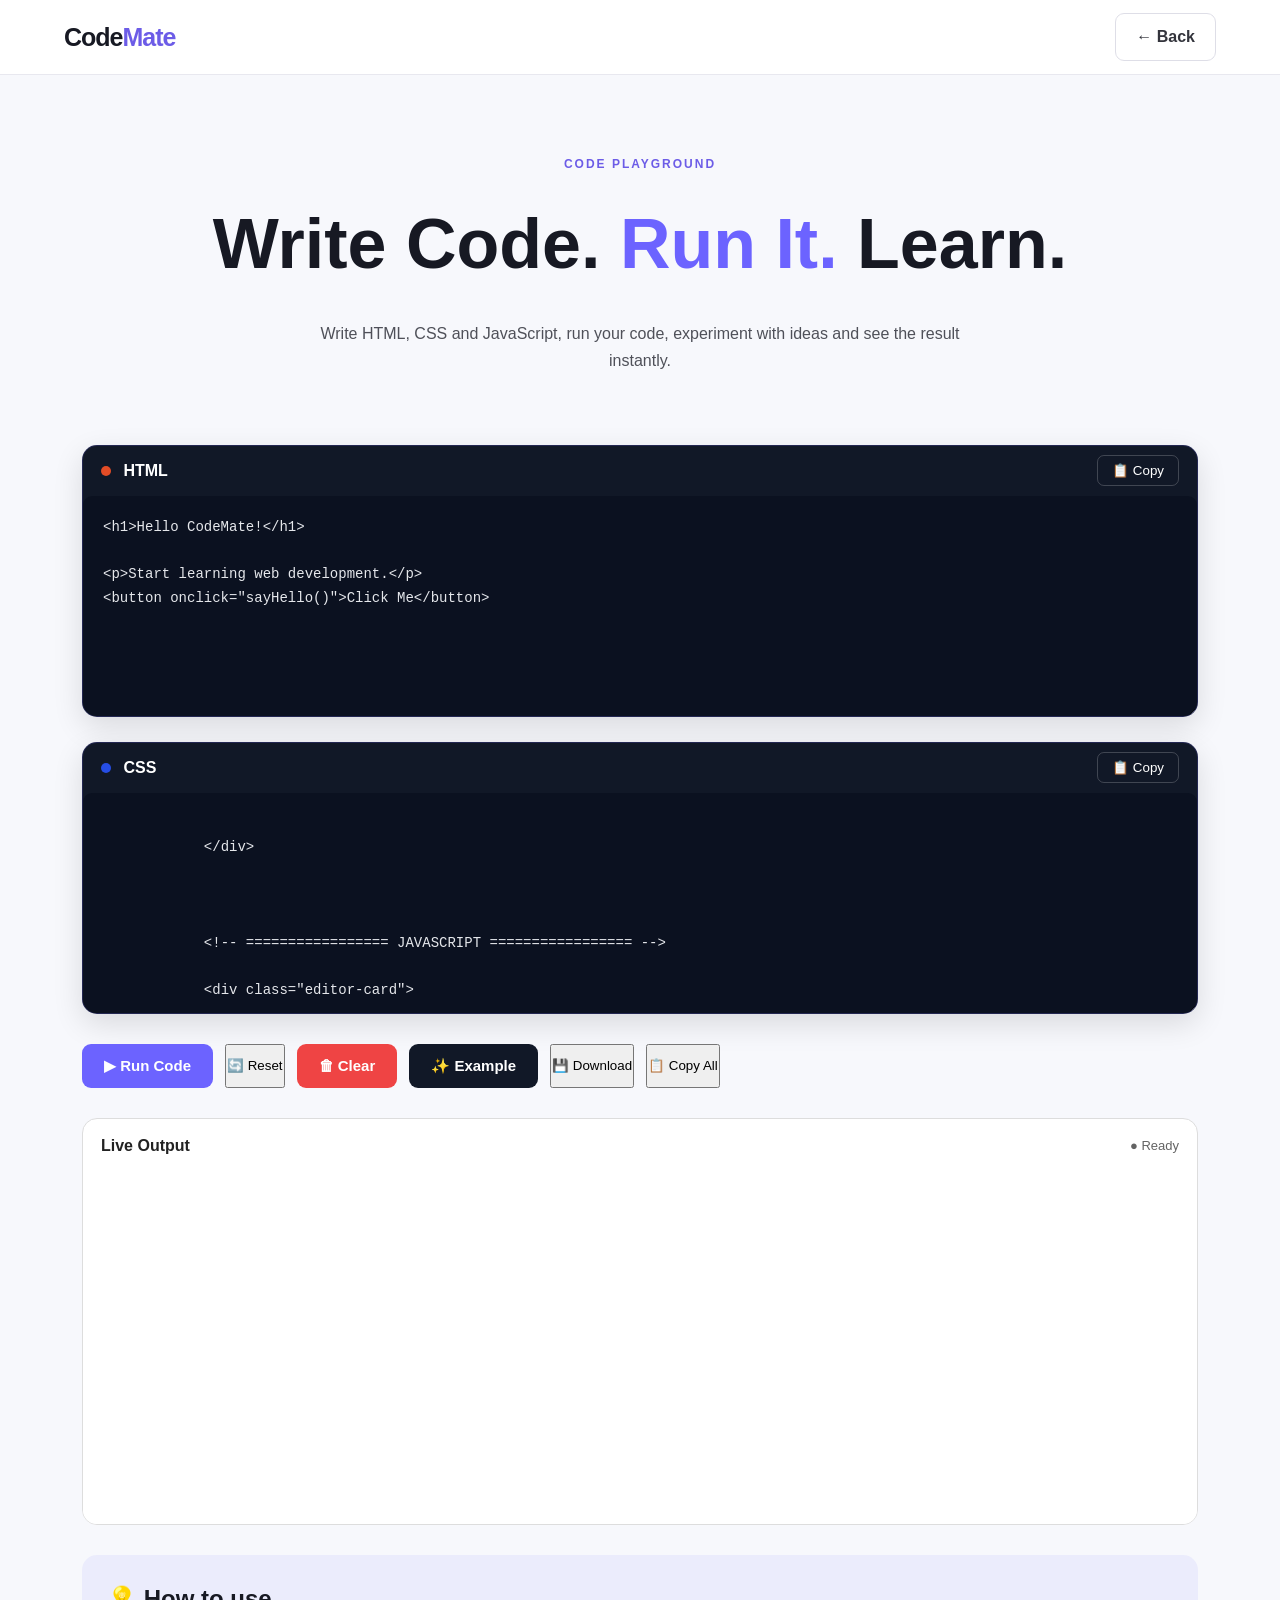
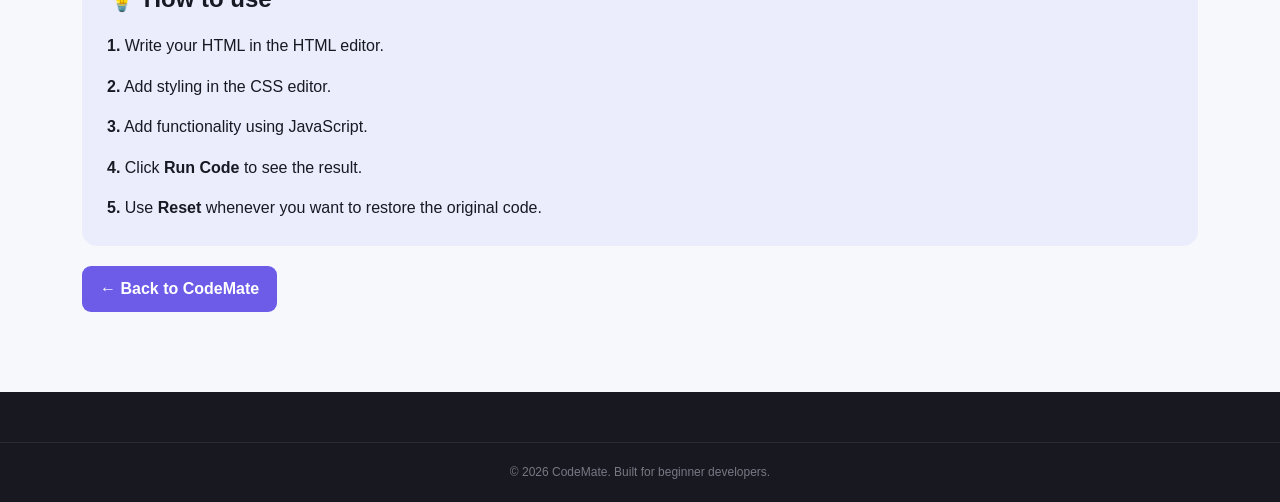
<file: playground.html>
<!DOCTYPE html><html lang="en"><head><meta charset="UTF-8">

<meta
    name="viewport"
    content="width=device-width, initial-scale=1.0"
>

<meta
    name="description"
    content="CodeMate Code Playground - Practice HTML, CSS and JavaScript directly in your browser."
>

<title>Code Playground | CodeMate</title>

<link
    rel="stylesheet"
    href="style.css"
>

</head><body class="playground-page"><!-- ================= HEADER ================= -->

<header class="header">

    <div class="container nav-container">

        <a
            href="index.html"
            class="logo"
            aria-label="CodeMate Home"
        >
            Code<span>Mate</span>
        </a>


        <a
            href="index.html"
            class="secondary-btn"
        >
            ← Back
        </a>

    </div>

</header>



<!-- ================= MAIN ================= -->

<main>


    <!-- ================= HERO ================= -->

    <section class="playground-hero">

        <div class="container">

            <p class="eyebrow">
                CODE PLAYGROUND
            </p>


            <h1>

                Write Code.

                <span>
                    Run It.
                </span>

                Learn.

            </h1>


            <p>
    Write HTML, CSS and JavaScript, run your code,
    experiment with ideas and see the result instantly.
</p>

        </div>

    </section>



    <!-- ================= PLAYGROUND ================= -->

    <section class="playground-section">

        <div class="container">



            <!-- ================= HTML ================= -->

            <div class="editor-card">

                <div class="editor-header">

                    <div>

                        <span
                            class="language-dot html-dot"
                        ></span>

                        HTML

                    </div>


                    <button
                        class="copy-btn"
                        onclick="copyCode('htmlCode')"
                    >
                        📋 Copy
                    </button>

                </div>


                <textarea
                    id="htmlCode"
                    spellcheck="false"
                    aria-label="HTML code editor"
                ><h1>Hello CodeMate!</h1>

<p>Start learning web development.</p>
<button onclick="sayHello()">Click Me</button></textarea>            </div>



            <!-- ================= CSS ================= -->

            <div class="editor-card">

                <div class="editor-header">

                    <div>

                        <span
                            class="language-dot css-dot"
                        ></span>

                        CSS

                    </div>


                    <button
                        class="copy-btn"
                        onclick="copyCode('cssCode')"
                    >
                        📋 Copy
                    </button>

                </div>


                <textarea
                    id="cssCode"
                    spellcheck="false"
                    aria-label="CSS code editor"
                
</textarea>

            </div>



            <!-- ================= JAVASCRIPT ================= -->

            <div class="editor-card">

                <div class="editor-header">

                    <div>

                        <span
                            class="language-dot js-dot"
                        ></span>

                        JavaScript

                    </div>


                    <button
                        class="copy-btn"
                        onclick="copyCode('jsCode')"
                    >
                        📋 Copy
                    </button>

                </div>


                <textarea
                    id="jsCode"
                    spellcheck="false"
                    aria-label="JavaScript code editor"
                >function sayHello() {
alert("Hello from CodeMate!");

}</textarea>

            </div>



            <!-- ================= BUTTONS ================= -->

            <div class="playground-buttons">


                <button
                    class="run-btn"
                    onclick="runCode()"
                >
                    ▶ Run Code
                </button>


                <button
                    class="reset-btn"
                    onclick="resetCode()"
                >
                    🔄 Reset
                </button>


                <button
                    class="clear-btn"
                    onclick="clearCode()"
                >
                    🗑 Clear
                </button>


                <button
                    class="example-btn"
                    onclick="loadExample()"
                >
                    ✨ Example
                </button>


                <button
                    class="download-btn"
                    onclick="downloadCode()"
                >
                    💾 Download
                </button>


                <button
                    class="copy-all-btn"
                    onclick="copyAllCode()"
                >
                    📋 Copy All
                </button>

            </div>



            <!-- ================= OUTPUT ================= -->

            <div class="output-card">

                <div class="output-header">

                    <span>
                        Live Output
                    </span>


                    <span
                        class="live-status"
                        id="liveStatus"
                    >
                        ● Ready
                    </span>

                </div>


                <iframe
                    id="outputFrame"
                    title="Code Output"
                    sandbox="allow-scripts"
                ></iframe>

            </div>



            <!-- ================= HOW TO USE ================= -->

            <div class="tips-card">

                <h2>
                    💡 How to use
                </h2>


                <div class="tip-list">


                    <div class="tip">

                        <strong>1.</strong>

                        Write your HTML in the
                        HTML editor.

                    </div>


                    <div class="tip">

                        <strong>2.</strong>

                        Add styling in the
                        CSS editor.

                    </div>


                    <div class="tip">

                        <strong>3.</strong>

                        Add functionality using
                        JavaScript.

                    </div>


                    <div class="tip">

                        <strong>4.</strong>

                        Click
                        <b>Run Code</b>
                        to see the result.

                    </div>


                    <div class="tip">

                        <strong>5.</strong>

                        Use <b>Reset</b> whenever
                        you want to restore the
                        original code.

                    </div>


                </div>

            </div>



            <!-- ================= BACK ================= -->

            <a
                href="index.html"
                class="back-btn"
            >
                ← Back to CodeMate
            </a>


        </div>

    </section>

</main>



<!-- ================= FOOTER ================= -->

<footer>

    <div class="copyright">

        © 2026 CodeMate.
        Built for beginner developers.

    </div>

</footer>



<script src="playground.js"></script>

</body></html>
</file>
<file: style.css>
/* =====================================================
   CODEMATE MAIN CSS
   ===================================================== */


/* ================= RESET ================= */

* {
    margin: 0;
    padding: 0;
    box-sizing: border-box;
}


html {
    scroll-behavior: smooth;
}


body {
    font-family:
        Arial,
        Helvetica,
        sans-serif;

    background: #f7f8fc;

    color: #171923;

    line-height: 1.6;

    transition:
        background .3s ease,
        color .3s ease;
}


a {
    text-decoration: none;
}


button,
textarea,
input {
    font-family: inherit;
}


button {
    cursor: pointer;
}


.container {
    width: 90%;
    max-width: 1180px;
    margin: auto;
}


/* ================= HEADER ================= */

.header {
    position: sticky;
    top: 0;
    z-index: 1000;

    background:
        rgba(255, 255, 255, .95);

    backdrop-filter: blur(10px);

    border-bottom:
        1px solid #e8e8ef;
}


.nav-container {
    min-height: 74px;

    display: flex;

    align-items: center;

    justify-content: space-between;
}


.logo {
    color: #171923;

    font-size: 25px;

    font-weight: 800;

    letter-spacing: -1px;
}


.logo span {
    color: #6c5ce7;
}


.navbar {
    display: flex;

    align-items: center;

    gap: 22px;
}


.navbar > a {
    color: #555761;

    font-size: 14px;

    font-weight: 600;

    transition: color .2s ease;
}


.navbar > a:hover {
    color: #6c5ce7;
}


.menu-btn {
    display: none;

    border: none;

    background: transparent;

    color: #171923;

    font-size: 26px;
}


.theme-btn {
    width: 38px;
    height: 38px;

    flex-shrink: 0;

    border-radius: 50%;

    border:
        1px solid #dddde5;

    background: white;

    font-size: 16px;
}


/* ================= SEARCH ================= */

.search-box {
    display: flex;

    align-items: center;

    height: 38px;

    border:
        1px solid #dddde5;

    border-radius: 9px;

    overflow: hidden;

    background: white;
}


.search-box input {
    width: 105px;

    height: 100%;

    border: none;

    outline: none;

    padding: 0 10px;

    background: transparent;

    color: #171923;

    font-size: 12px;
}


.search-box button {
    width: 36px;

    height: 100%;

    border: none;

    background: transparent;

    font-size: 14px;
}


/* ================= HERO ================= */

.hero {
    min-height: 650px;

    display: flex;

    align-items: center;

    background:
        linear-gradient(
            135deg,
            #f0eeff,
            #ffffff,
            #f7f6ff
        );
}


.hero-container {
    display: grid;

    grid-template-columns:
        1fr 1fr;

    align-items: center;

    gap: 65px;

    padding: 90px 0;
}


.hero-content {
    max-width: 620px;
}


.eyebrow {
    color: #6c5ce7;

    font-size: 12px;

    font-weight: 800;

    letter-spacing: 2px;

    margin-bottom: 14px;
}


.hero h1 {
    font-size:
        clamp(44px, 6vw, 70px);

    line-height: 1.05;

    letter-spacing: -3px;

    margin-bottom: 25px;
}


.hero h1 span {
    display: block;

    color: #6c5ce7;
}


.hero-description {
    color: #6d6f79;

    font-size: 17px;

    max-width: 570px;

    margin-bottom: 32px;
}


.hero-buttons {
    display: flex;

    flex-wrap: wrap;

    gap: 12px;
}


.primary-btn,
.secondary-btn {
    min-height: 48px;

    padding: 0 20px;

    display: inline-flex;

    align-items: center;

    justify-content: center;

    gap: 8px;

    border-radius: 9px;

    font-weight: 700;
}


.primary-btn {
    color: white;

    background: #6c5ce7;

    border: none;

    transition: .2s ease;
}


.primary-btn:hover {
    background: #5b4cca;

    transform: translateY(-1px);
}


.secondary-btn {
    color: #33343c;

    background: white;

    border:
        1px solid #dedee7;
}


/* ================= CODE WINDOW ================= */

.hero-code {
    overflow: hidden;

    border-radius: 16px;

    background: #181820;

    box-shadow:
        0 30px 70px
        rgba(0, 0, 0, .18);
}


.window-top {
    height: 48px;

    display: flex;

    align-items: center;

    gap: 18px;

    padding: 0 18px;

    background: #22222c;

    color: #aaa;

    font-size: 12px;
}


.window-dots {
    display: flex;

    gap: 7px;
}


.window-dots span {
    width: 10px;

    height: 10px;

    border-radius: 50%;

    background: #666;
}


.hero-code pre,
.mini-code-window pre {
    padding: 30px;

    overflow-x: auto;

    color: #ddd;

    font-size: 14px;

    line-height: 1.9;
}


.purple {
    color: #c8adff;
}


.green {
    color: #8ee6b1;
}


.blue {
    color: #73baff;
}


/* ================= STATS ================= */

.stats {
    background: white;

    border-bottom:
        1px solid #e8e8ee;
}


.stats-container {
    display: grid;

    grid-template-columns:
        repeat(4, 1fr);
}


.stat {
    padding: 27px 20px;

    display: flex;

    flex-direction: column;

    border-right:
        1px solid #e8e8ee;
}


.stat:last-child {
    border-right: none;
}


.stat strong {
    color: #6c5ce7;

    font-size: 24px;
}


.stat span {
    color: #777984;

    font-size: 13px;

    font-weight: 600;
}


/* ================= SECTION ================= */

.section {
    padding: 95px 0;
}


.section-heading {
    max-width: 680px;

    text-align: center;

    margin:
        0 auto 50px;
}


.section-heading h2 {
    font-size:
        clamp(32px, 4vw, 45px);

    line-height: 1.15;

    letter-spacing: -1.5px;

    margin-bottom: 15px;
}


.section-heading h2 span {
    color: #6c5ce7;
}


.section-heading > p:last-child {
    color: #737580;
}


/* ================= TOOLS ================= */

.tool-grid {
    display: grid;

    grid-template-columns:
        repeat(4, 1fr);

    gap: 20px;
}


.tool-card {
    padding: 28px;

    background: white;

    border:
        1px solid #e6e6ed;

    border-radius: 15px;

    transition: .3s ease;
}


.tool-card:hover {
    transform:
        translateY(-6px);

    box-shadow:
        0 18px 40px
        rgba(20, 20, 40, .08);
}


.tool-icon {
    width: 55px;

    height: 55px;

    display: flex;

    align-items: center;

    justify-content: center;

    border-radius: 12px;

    background: #efedff;

    font-size: 27px;

    margin-bottom: 20px;
}


.tool-card h3 {
    font-size: 19px;

    margin-bottom: 9px;
}


.tool-card p {
    color: #747681;

    font-size: 14px;

    min-height: 68px;

    margin-bottom: 18px;
}


.tool-card a {
    color: #6c5ce7;

    font-weight: 800;

    font-size: 13px;
}


/* ================= ANALYZER ================= */

.analyzer-section {
    padding: 100px 0;

    background: #171820;

    color: white;
}


.light > p:last-child {
    color: #a5a6b0;
}


.analyzer-box {
    display: grid;

    grid-template-columns:
        1fr 1fr;

    gap: 20px;

    padding: 20px;

    border:
        1px solid #30313c;

    border-radius: 16px;

    background: #20212a;
}


.analyzer-input,
.result-area {
    min-height: 500px;
}


.input-header {
    display: flex;

    align-items: center;

    justify-content: space-between;

    gap: 10px;

    margin-bottom: 8px;
}


.input-header label {
    color: #ddd;

    font-size: 13px;

    font-weight: 700;
}


.input-header button {
    border: none;

    background: transparent;

    color: #a69cff;

    font-size: 12px;

    font-weight: 700;
}


textarea {
    width: 100%;

    resize: vertical;

    min-height: 190px;

    padding: 15px;

    border:
        1px solid #3a3b47;

    border-radius: 9px;

    outline: none;

    background: #15161d;

    color: white;

    font-size: 13px;

    line-height: 1.7;
}


textarea:focus {
    border-color: #6c5ce7;
}


.error-label {
    margin-top: 20px;
}


.error-input {
    min-height: 120px;
}


.analyzer-buttons {
    display: flex;

    gap: 10px;

    margin-top: 15px;
}


.clear-btn {
    min-height: 48px;

    padding: 0 20px;

    border: none;

    border-radius: 9px;

    background: #30313d;

    color: #ddd;

    font-weight: 700;
}


/* ================= RESULT ================= */

.result-area {
    padding: 23px;

    overflow-y: auto;

    border-radius: 10px;

    background: #f8f8fb;

    color: #22232b;
}


.empty-result {
    min-height: 450px;

    display: flex;

    flex-direction: column;

    align-items: center;

    justify-content: center;

    text-align: center;
}


.empty-icon {
    width: 70px;

    height: 70px;

    display: flex;

    align-items: center;

    justify-content: center;

    border-radius: 50%;

    background: #eceaff;

    font-size: 30px;

    margin-bottom: 17px;
}


.empty-result p {
    color: #777984;

    font-size: 14px;
}


/* Analyzer result content */

.result-card {
    padding: 5px;
}


.result-icon {
    font-size: 30px;

    margin-bottom: 8px;
}


.result-label {
    color: #6c5ce7;

    font-size: 11px;

    font-weight: 800;

    letter-spacing: 1.5px;

    margin-bottom: 5px;
}


.result-card h3 {
    font-size: 26px;

    margin-bottom: 4px;
}


.result-subtitle {
    color: #777984;

    font-size: 13px;

    margin-bottom: 22px;
}


.result-block {
    padding: 15px 0;

    border-top:
        1px solid #e5e5eb;
}


.result-block h4 {
    margin-bottom: 7px;

    font-size: 14px;
}


.result-block p,
.result-block li {
    color: #656772;

    font-size: 13px;
}


.result-block ul {
    padding-left: 20px;
}


.result-block li {
    margin-bottom: 5px;
}


.result-block.solution {
    border-left:
        4px solid #6c5ce7;

    padding-left: 13px;
}


.result-block pre {
    margin-top: 10px;

    padding: 15px;

    overflow-x: auto;

    border-radius: 8px;

    background: #181820;

    color: #ddd;

    font-size: 12px;

    line-height: 1.7;
}


/* ================= QUICK ================= */

.quick-errors {
    margin-top: 30px;
}


.quick-errors h3 {
    font-size: 15px;

    margin-bottom: 13px;
}


.chips {
    display: flex;

    flex-wrap: wrap;

    gap: 9px;
}


.chips button {
    padding: 8px 13px;

    border:
        1px solid #3b3c47;

    border-radius: 30px;

    background: #272832;

    color: #d4d4dc;

    font-size: 12px;

    transition: .2s ease;
}


.chips button:hover {
    border-color: #6c5ce7;

    color: white;
}


/* ================= PLAYGROUND PREVIEW ================= */

.playground-preview-box {
    display: grid;

    grid-template-columns:
        1fr 1fr;

    gap: 25px;

    padding: 30px;

    border:
        1px solid #e4e4ec;

    border-radius: 16px;

    background: white;
}


.playground-preview-content {
    display: flex;

    flex-direction: column;

    justify-content: center;

    align-items: flex-start;
}


.playground-preview-content h3 {
    font-size: 25px;

    margin-bottom: 10px;
}


.playground-preview-content p {
    color: #737580;

    margin-bottom: 22px;

    max-width: 480px;
}


.mini-code-window {
    overflow: hidden;

    border-radius: 14px;

    background: #181820;
}


/* ================= HISTORY ================= */

.history-section {
    background: white;
}


.history-list {
    max-width: 800px;

    margin: auto;
}


.history-item {
    display: flex;

    align-items: center;

    justify-content: space-between;

    gap: 20px;

    padding: 17px;

    margin-bottom: 10px;

    border:
        1px solid #e6e6ed;

    border-radius: 10px;

    background: #fafafd;
}


.history-item strong {
    display: block;
}


.history-item p {
    color: #777984;

    font-size: 13px;

    margin-top: 3px;
}


.history-item small {
    color: #777984;

    white-space: nowrap;

    font-size: 11px;
}


.no-history,
.empty-history {
    padding: 35px;

    text-align: center;

    color: #888;

    border:
        1px dashed #d8d8e1;

    border-radius: 10px;
}


.history-clear {
    display: block;

    margin:
        20px auto 0;

    border: none;

    background: transparent;

    color: #e74c3c;

    font-size: 12px;

    font-weight: 700;
}


/* ================= GUIDES ================= */

.guides-section {
    background: #f0eff7;
}


.guide-list {
    max-width: 850px;

    margin: auto;

    overflow: hidden;

    border:
        1px solid #e1e1e9;

    border-radius: 15px;

    background: white;
}


.guide-item {
    display: grid;

    grid-template-columns:
        70px 1fr auto;

    align-items: center;

    gap: 20px;

    padding: 23px 27px;

    border-bottom:
        1px solid #e9e9ef;
}


.guide-item:last-child {
    border-bottom: none;
}


.guide-number {
    color: #6c5ce7;

    font-size: 23px;

    font-weight: 800;
}


.guide-content h3 {
    font-size: 17px;

    margin-bottom: 4px;
}


.guide-content p {
    color: #777984;

    font-size: 14px;
}


.guide-link {
    color: #6c5ce7;

    font-weight: 800;
}


/* ================= TIPS ================= */

.tips-section {
    padding: 100px 0;

    background:
        linear-gradient(
            135deg,
            #f0eeff,
            #ffffff
        );
}


.tips-container {
    display: grid;

    grid-template-columns:
        1fr 380px;

    align-items: center;

    gap: 70px;
}


.tips-container h2 {
    max-width: 650px;

    font-size:
        clamp(35px, 5vw, 58px);

    line-height: 1.08;

    letter-spacing: -2px;

    margin-bottom: 20px;
}


.tips-container h2 span {
    color: #6c5ce7;
}


.tips-container > div:first-child > p:last-child {
    max-width: 550px;

    color: #70717b;
}


.tip-card {
    padding: 32px;

    background: white;

    border-left:
        5px solid #6c5ce7;

    border-radius: 14px;

    box-shadow:
        0 20px 50px
        rgba(20, 20, 40, .08);
}


.tip-icon {
    font-size: 32px;

    margin-bottom: 12px;
}


.tip-card p {
    color: #72747e;

    font-size: 14px;
}


/* ================= FOOTER ================= */

footer {
    padding-top: 50px;

    background: #171820;

    color: white;
}


.footer-container {
    display: flex;

    justify-content: space-between;

    align-items: center;

    gap: 30px;

    padding-bottom: 40px;
}


.footer-logo {
    display: inline-block;

    color: white;

    margin-bottom: 7px;
}


.footer-container p {
    color: #999ba5;

    font-size: 13px;
}


.footer-links {
    display: flex;

    flex-wrap: wrap;

    gap: 20px;
}


.footer-links a {
    color: #b7b8c0;

    font-size: 13px;
}


.footer-links a:hover {
    color: white;
}


.copyright {
    padding: 20px;

    border-top:
        1px solid #292a34;

    text-align: center;

    color: #777984;

    font-size: 12px;
}


/* ================= GUIDE PAGE ================= */

.guide-page {
    min-height: 100vh;

    background:
        linear-gradient(
            135deg,
            #f4f2ff,
            #ffffff
        );
}


.guide-hero {
    padding: 75px 0 45px;

    text-align: center;
}


.guide-hero h1 {
    font-size:
        clamp(36px, 6vw, 58px);

    line-height: 1.1;

    margin-bottom: 15px;
}


.guide-hero h1 span {
    color: #6c5ce7;
}


.guide-hero p {
    max-width: 650px;

    margin: auto;

    color: #737580;
}


.guide-main {
    padding: 30px 0 90px;
}


.guide-container {
    max-width: 900px;

    margin: auto;
}


.guide-step {
    display: grid;

    grid-template-columns:
        80px 1fr;

    gap: 25px;

    padding: 30px;

    margin-bottom: 22px;

    background: white;

    border:
        1px solid #e5e5ed;

    border-radius: 16px;

    box-shadow:
        0 10px 30px
        rgba(20, 20, 40, .05);
}


.step-number {
    width: 58px;

    height: 58px;

    display: flex;

    align-items: center;

    justify-content: center;

    border-radius: 14px;

    background: #eceaff;

    color: #6c5ce7;

    font-size: 20px;

    font-weight: 800;
}


.guide-step h2 {
    margin-bottom: 8px;
}


.guide-step p {
    color: #686a74;

    margin-bottom: 15px;
}


/* ================= DIAGRAMS ================= */

.diagram {
    padding: 25px;

    margin-top: 18px;

    border-radius: 12px;

    background: #181920;

    overflow-x: auto;
}


.diagram-title {
    color: #aaa;

    font-size: 12px;

    margin-bottom: 15px;
}


.folder {
    color: #d8d8e0;

    font-family: monospace;

    font-size: 14px;

    line-height: 2;
}


.folder .folder-name {
    color: #a69cff;
}


.folder .file-name {
    color: #8ee6b1;
}


/* GITHUB DIAGRAM */

.github-screen {
    padding: 20px;

    border-radius: 10px;

    background: #24252e;
}


.github-bar {
    height: 35px;

    margin-bottom: 15px;

    border-radius: 6px;

    background: #30313d;
}


.github-row {
    height: 45px;

    margin-bottom: 10px;

    border-radius: 7px;

    background: #30313d;

    color: #bbb;

    display: flex;

    align-items: center;

    padding: 0 15px;

    font-size: 12px;
}


/* DEPLOY DIAGRAM */

.deploy-flow {
    display: flex;

    align-items: center;

    justify-content: center;

    gap: 10px;

    flex-wrap: wrap;
}


.deploy-box {
    min-width: 130px;

    padding: 20px;

    text-align: center;

    border-radius: 10px;

    background: #30313d;

    color: white;
}


.deploy-arrow {
    color: #a69cff;

    font-size: 25px;
}


/* DEBUG DIAGRAM */

.debug-console {
    padding: 20px;

    border-radius: 10px;

    background: #111217;

    font-family: monospace;
}


.error-line {
    color: #ff8585;

    margin-bottom: 10px;
}


.fix-line {
    color: #8ee6b1;
}


/* ================= GUIDE BUTTON ================= */

.back-btn {
    display: inline-flex;

    align-items: center;

    justify-content: center;

    min-height: 46px;

    padding: 0 18px;

    margin-top: 20px;

    border-radius: 9px;

    background: #6c5ce7;

    color: white;

    font-weight: 700;
}


/* ================= PLAYGROUND ================= */

.playground-page {
    min-height: 100vh;
}


.playground-hero {
    padding: 80px 20px 50px;

    text-align: center;
}


.playground-hero h1 {
    font-size:
        clamp(38px, 7vw, 70px);

    margin: 10px 0 20px;
}


.playground-hero h1 span {
    color: #6c63ff;
}


.playground-hero p:not(.eyebrow) {
    max-width: 650px;

    margin: auto;

    line-height: 1.7;

    opacity: .75;
}


.playground-section {
    padding: 20px 20px 80px;
}


.editor-card {
    margin-bottom: 25px;

    border-radius: 15px;

    overflow: hidden;

    border:
        1px solid rgba(108, 99, 255, .2);

    background: #111827;

    box-shadow:
        0 10px 30px
        rgba(0, 0, 0, .12);
}


.editor-header {
    min-height: 50px;

    padding: 0 18px;

    display: flex;

    justify-content: space-between;

    align-items: center;

    color: white;

    font-weight: 600;
}


.language-dot {
    display: inline-block;

    width: 10px;

    height: 10px;

    border-radius: 50%;

    margin-right: 8px;
}


.html-dot {
    background: #e34c26;
}


.css-dot {
    background: #264de4;
}


.js-dot {
    background: #f7df1e;
}


.editor-card textarea {
    display: block;

    width: 100%;

    min-height: 220px;

    resize: vertical;

    border: none;

    outline: none;

    padding: 20px;

    background: #0b1120;

    color: #e5e7eb;

    font-family:
        "Courier New",
        monospace;

    font-size: 14px;

    line-height: 1.7;
}


.copy-btn {
    border:
        1px solid rgba(255, 255, 255, .2);

    background: transparent;

    color: white;

    padding: 7px 14px;

    border-radius: 7px;
}


.copy-btn:hover {
    background:
        rgba(255, 255, 255, .1);
}


.playground-buttons {
    display: flex;

    gap: 12px;

    flex-wrap: wrap;

    margin: 30px 0;
}


.run-btn,
.example-btn {
    border: none;

    padding: 13px 22px;

    border-radius: 9px;

    font-weight: 600;

    font-size: 15px;
}


.run-btn {
    background: #6c63ff;

    color: white;
}


.example-btn {
    background: #111827;

    color: white;
}


.playground-buttons .clear-btn {
    background: #ef4444;

    color: white;

    min-height: auto;

    padding: 13px 22px;

    border-radius: 9px;

    font-size: 15px;
}


.output-card {
    background: white;

    border-radius: 15px;

    overflow: hidden;
border:
        1px solid #ddd;

    margin-top: 30px;
}


.output-header {
    min-height: 55px;

    padding: 0 18px;

    display: flex;

    align-items: center;

    justify-content: space-between;

    font-weight: 700;

    color: #222;
}


.live-status {
    font-size: 13px;

    font-weight: 500;

    opacity: .7;
}


.output-card iframe {
    display: block;

    width: 100%;

    height: 350px;

    border: none;

    background: white;
}


.tips-card {
    margin-top: 30px;

    padding: 25px;

    border-radius: 15px;

    background:
        rgba(108, 99, 255, .08);
}


.tips-card h2 {
    margin-top: 0;

    margin-bottom: 15px;
}


.tip-list {
    display: grid;

    gap: 15px;
}


.tip {
    line-height: 1.6;
}


/* =====================================================
   DARK MODE
   ===================================================== */

body.dark {
    background: #101116;

    color: #eeeeF2;
}


body.dark .header {
    background:
        rgba(20, 21, 28, .95);

    border-color: #2b2c35;
}


body.dark .logo {
    color: white;
}


body.dark .navbar > a {
    color: #c7c8d0;
}


body.dark .navbar > a:hover {
    color: #a69cff;
}


body.dark .menu-btn {
    color: white;
}


body.dark .theme-btn {
    background: #20212a;

    border-color: #3a3b47;
}


body.dark .search-box {
    background: #20212a;

    border-color: #3a3b47;
}


body.dark .search-box input {
    color: white;
}


body.dark .search-box button {
    color: white;
}


body.dark .hero {
    background:
        linear-gradient(
            135deg,
            #17152b,
            #101116,
            #18172a
        );
}


body.dark .hero-description,
body.dark .section-heading > p:last-child {
    color: #aaaab5;
}


body.dark .secondary-btn {
    background: #20212a;

    border-color: #3a3b47;

    color: #eee;
}


body.dark .stats {
    background: #171820;

    border-color: #2b2c35;
}


body.dark .stat {
    border-color: #2b2c35;
}


body.dark .stat span {
    color: #aaaab5;
}


body.dark .tool-card,
body.dark .playground-preview-box,
body.dark .history-item,
body.dark .guide-list,
body.dark .guide-step,
body.dark .tip-card {
    background: #1b1c24;

    border-color: #30313c;

    color: #eee;
}


body.dark .tool-card p,
body.dark .guide-content p,
body.dark .history-item p,
body.dark .tip-card p,
body.dark .tips-container > div:first-child > p:last-child {
    color: #aaaab5;
}


body.dark .tool-icon,
body.dark .empty-icon,
body.dark .step-number {
    background: #292641;
}


body.dark .history-section {
    background: #15161d;
}


body.dark .guides-section {
    background: #12131a;
}


body.dark .guide-item {
    border-color: #30313c;
}


body.dark .guide-page {
    background:
        linear-gradient(
            135deg,
            #16142a,
            #101116
        );
}


body.dark .guide-hero p {
    color: #aaaab5;
}


body.dark .playground-page {
    background: #101116;
}


body.dark .playground-hero p:not(.eyebrow) {
    color: #aaaab5;
}


body.dark .output-card {
    background: #1b1c24;

    border-color: #30313c;
}


body.dark .output-header {
    color: white;
}


body.dark .tips-card {
    background: #211f38;
}


/* ================= RESPONSIVE ================= */

@media (max-width: 1100px) {

    .navbar {
        gap: 15px;
    }

    .search-box input {
        width: 80px;
    }
    .hero-container {
        gap: 35px;
    }

    .tool-grid {
        grid-template-columns:
            repeat(2, 1fr);
    }

}


@media (max-width: 800px) {

    .menu-btn {
        display: block;
    }


    .navbar {
        position: absolute;

        top: 74px;

        left: 0;

        width: 100%;

        padding: 20px;

        display: none;

        flex-direction: column;

        align-items: stretch;

        background: white;

        border-bottom:
            1px solid #ddd;

        gap: 15px;
    }


    .navbar.active {
        display: flex;
    }


    .navbar > a {
        padding: 7px 0;
    }


    .search-box {
        width: 100%;
    }


    .search-box input {
        width: 100%;
    }


    .theme-btn {
        align-self: flex-start;
    }


    .hero-container {
        grid-template-columns: 1fr;

        text-align: center;
    }


    .hero-content {
        margin: auto;
    }


    .hero-buttons {
        justify-content: center;
    }


    .stats-container {
        grid-template-columns:
            repeat(2, 1fr);
    }


    .analyzer-box {
        grid-template-columns: 1fr;
    }


    .tips-container {
        grid-template-columns: 1fr;
    }


    .playground-preview-box {
        grid-template-columns: 1fr;
    }


    body.dark .navbar {
        background: #171820;

        border-color: #30313c;
    }

}


@media (max-width: 600px) {

    .container {
        width: 92%;
    }


    .hero {
        min-height: auto;
    }


    .hero-container {
        padding: 70px 0;
    }


    .hero h1 {
        letter-spacing: -2px;
    }


    .hero-description {
        font-size: 15px;
    }


    .tool-grid {
        grid-template-columns: 1fr;
    }


    .section {
        padding: 70px 0;
    }


    .guide-item {
        grid-template-columns:
            50px 1fr;
    }


    .guide-link {
        grid-column: 2;
    }


    .footer-container {
        flex-direction: column;

        align-items: flex-start;
    }


    .footer-links {
        gap: 14px;
    }


    .guide-step {
        grid-template-columns: 1fr;

        padding: 22px;
    }


    .deploy-flow {
        flex-direction: column;
    }


    .deploy-arrow {
        transform:
            rotate(90deg);
    }


    .history-item {
        flex-direction: column;

        align-items: flex-start;
    }


    .history-item small {
        white-space: normal;
    }


    .playground-section {
        padding-left: 12px;
        padding-right: 12px;
    }


    .editor-card textarea {
        min-height: 190px;

        font-size: 13px;
    }


    .playground-buttons {
        flex-direction: column;
    }


    .playground-buttons button {
        width: 100%;
    }


    .output-card iframe {
        height: 300px;
    }

}


@media (max-width: 430px) {

    .hero-buttons {
        flex-direction: column;
    }


    .primary-btn,
    .secondary-btn {
        width: 100%;
    }


    .stats-container {
        grid-template-columns: 1fr;
    }


    .analyzer-buttons {
        flex-direction: column;
    }


    .analyzer-buttons button {
        width: 100%;
    }


    .guide-hero {
        padding-top: 55px;
    }


    .guide-step {
        padding: 18px;
    }


    .diagram {
        padding: 14px;
    }


    .deploy-box {
        width: 100%;
    }

}
</file>
